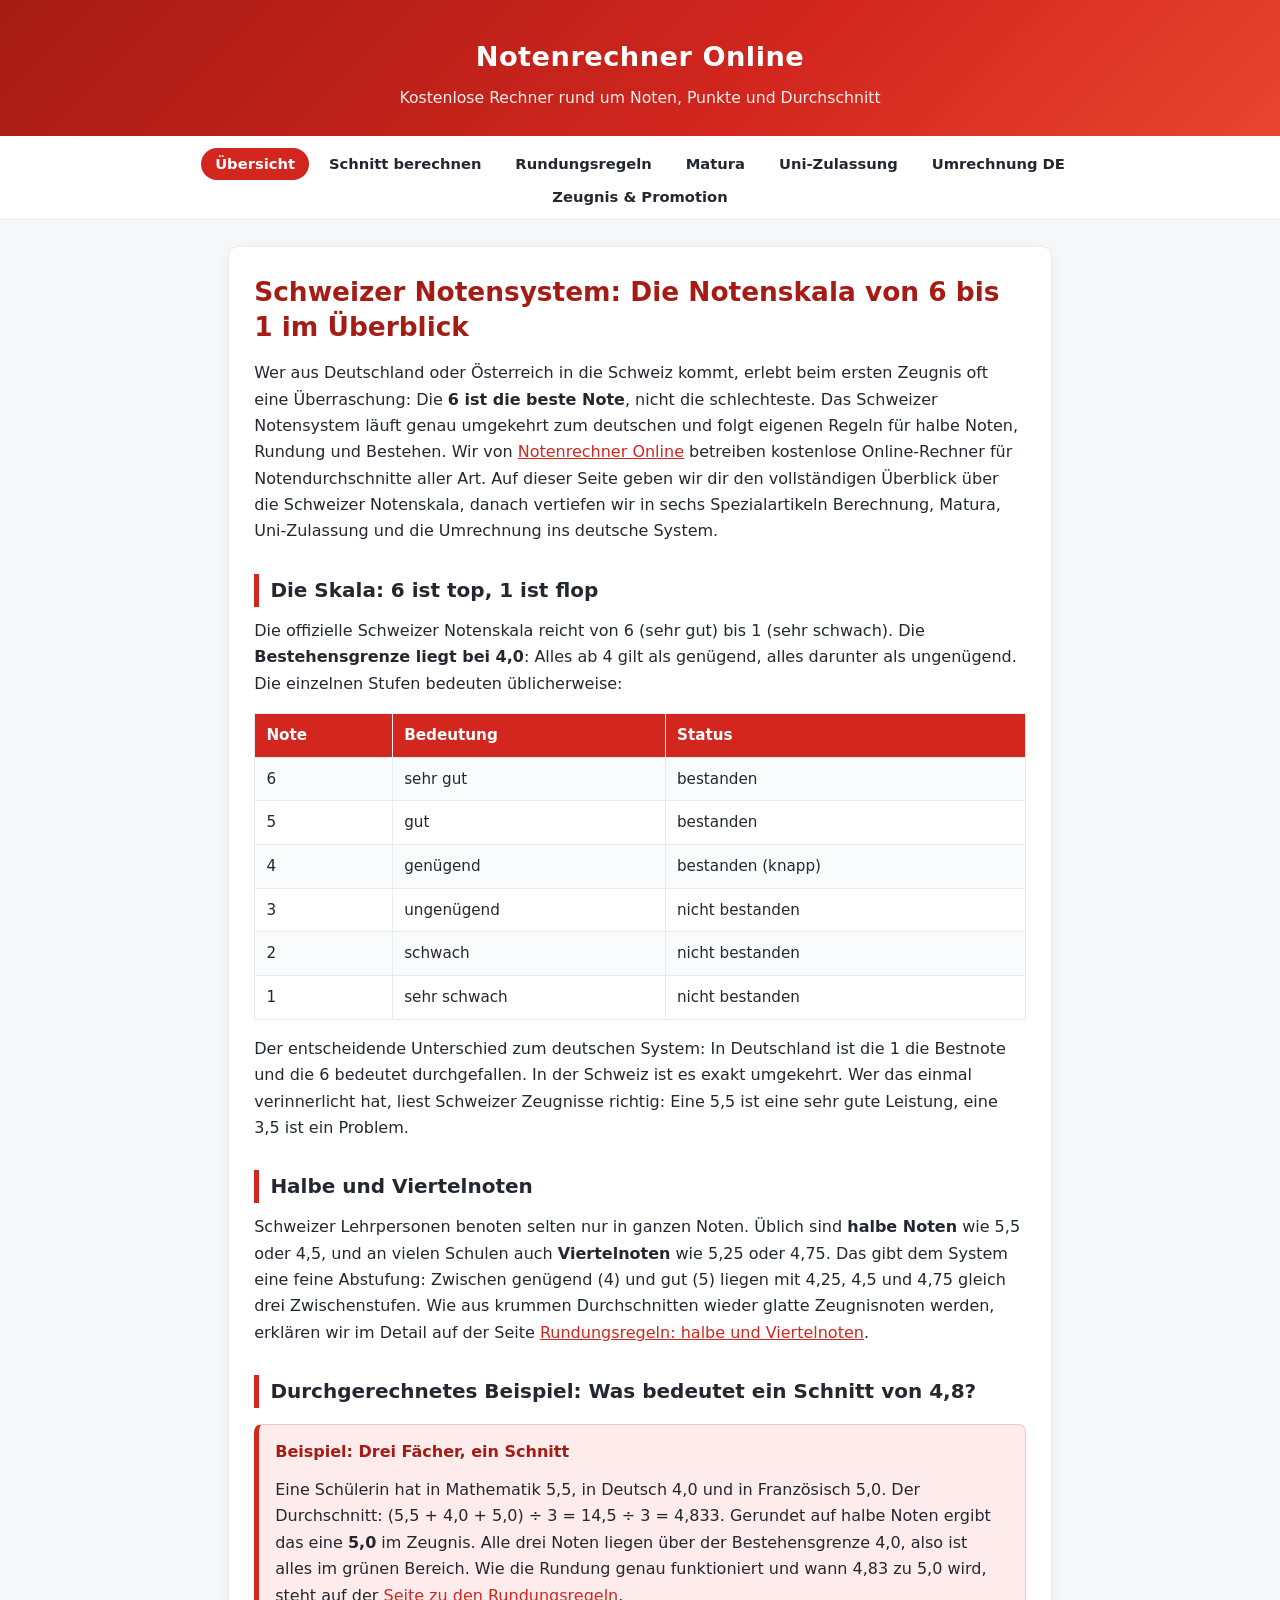
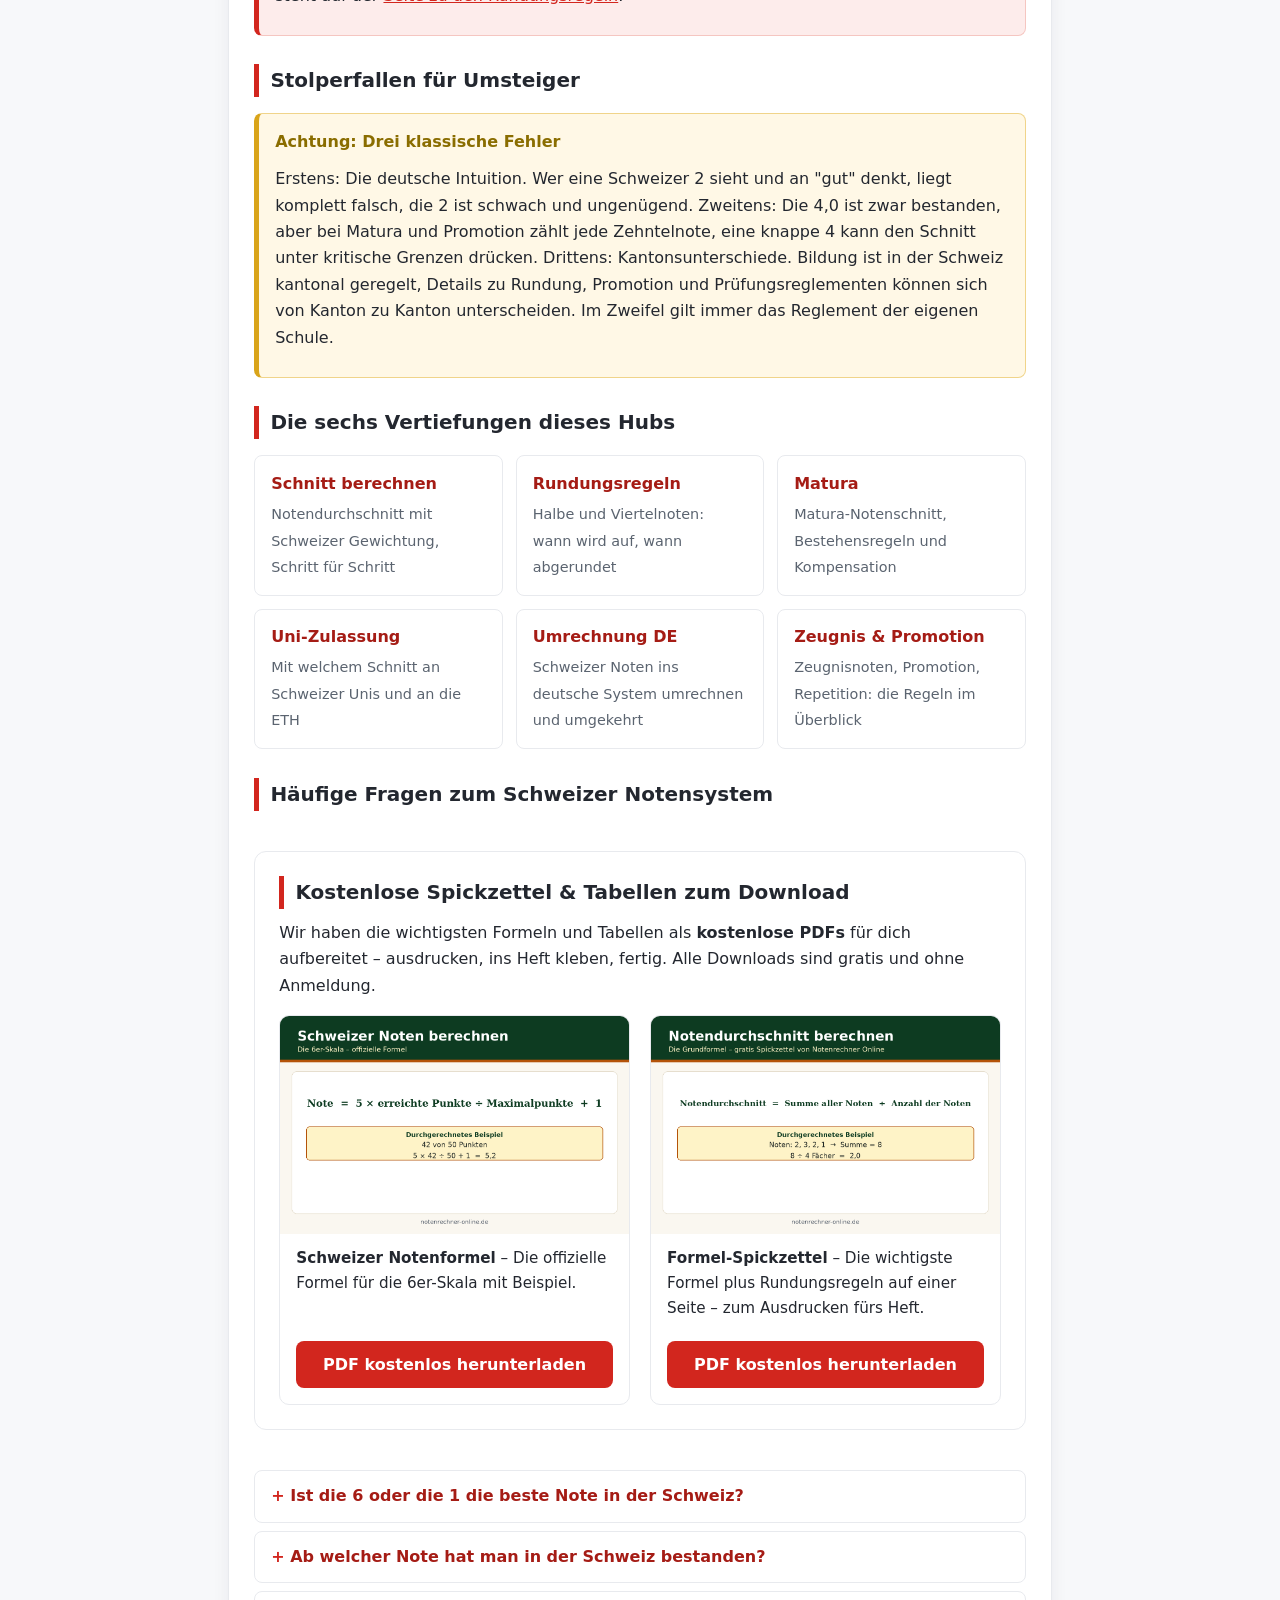
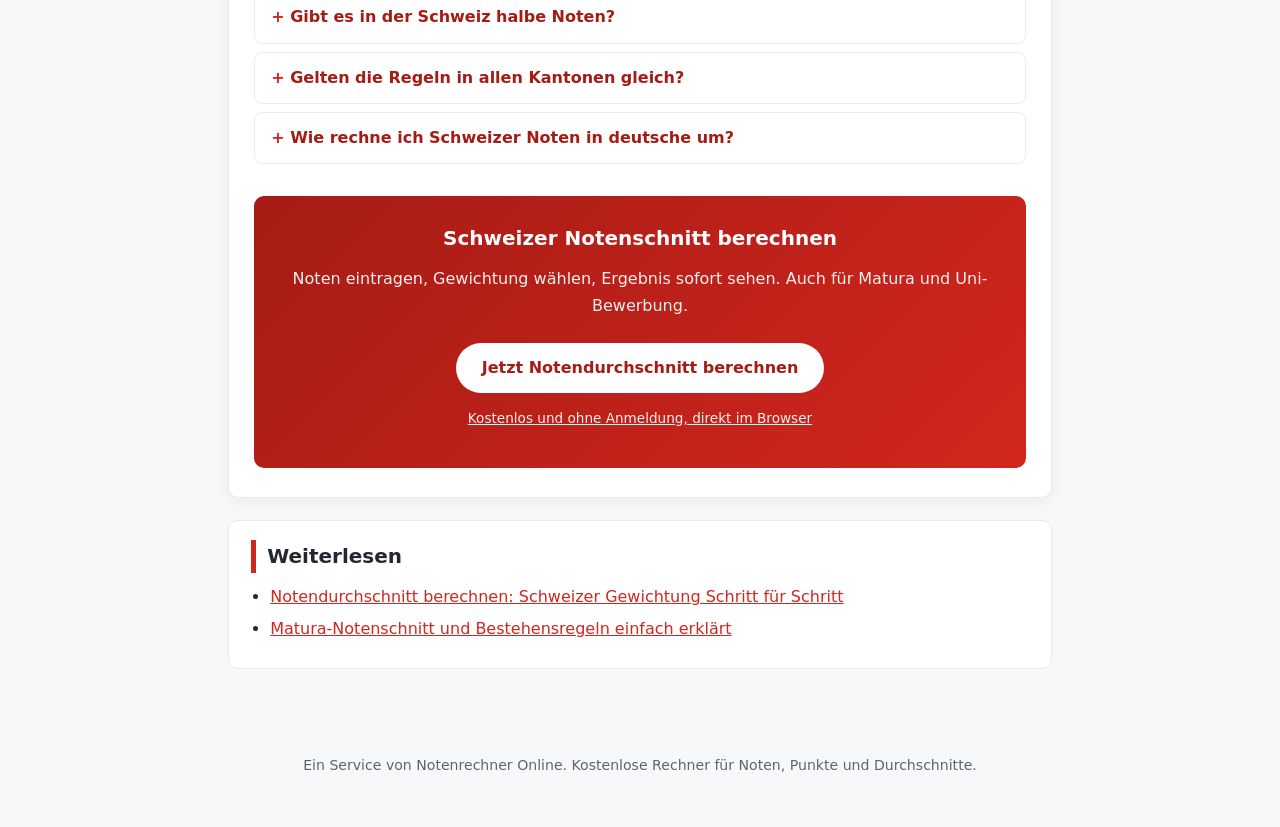
<file: index.html>
<!DOCTYPE html>
<html lang="de">
<head>
<meta charset="UTF-8">
<meta name="viewport" content="width=device-width, initial-scale=1.0">
<title>Schweizer Notensystem erklärt: Notenskala 6 bis 1, halbe Noten, Matura | Notenrechner Online</title>
<meta name="description" content="Das Schweizer Notensystem einfach erklärt: Warum 6 die beste Note ist, was halbe und Viertelnoten bedeuten und wie du deinen Schnitt berechnest. Mit Beispielen und FAQ.">
<link rel="stylesheet" href="style.css">
</head>
<body>
<header class="site">
<div class="brand">Notenrechner Online</div>
<div class="tagline">Kostenlose Rechner rund um Noten, Punkte und Durchschnitt</div>
</header>
<nav class="top">
<ul>
<li><a href="index.html" class="active">Übersicht</a></li>
<li><a href="notendurchschnitt-berechnen.html">Schnitt berechnen</a></li>
<li><a href="runden.html">Rundungsregeln</a></li>
<li><a href="matura.html">Matura</a></li>
<li><a href="uni-zulassung.html">Uni-Zulassung</a></li>
<li><a href="umrechnung-deutschland.html">Umrechnung DE</a></li>
<li><a href="zeugnis.html">Zeugnis &amp; Promotion</a></li>
</ul>
</nav>
<main>
<article class="card">
<h1>Schweizer Notensystem: Die Notenskala von 6 bis 1 im Überblick</h1>
<p>Wer aus Deutschland oder Österreich in die Schweiz kommt, erlebt beim ersten Zeugnis oft eine Überraschung: Die <strong>6 ist die beste Note</strong>, nicht die schlechteste. Das Schweizer Notensystem läuft genau umgekehrt zum deutschen und folgt eigenen Regeln für halbe Noten, Rundung und Bestehen. Wir von <a href="https://notenrechner-online.de/">Notenrechner Online</a> betreiben kostenlose Online-Rechner für Notendurchschnitte aller Art. Auf dieser Seite geben wir dir den vollständigen Überblick über die Schweizer Notenskala, danach vertiefen wir in sechs Spezialartikeln Berechnung, Matura, Uni-Zulassung und die Umrechnung ins deutsche System.</p>

<h2>Die Skala: 6 ist top, 1 ist flop</h2>
<p>Die offizielle Schweizer Notenskala reicht von 6 (sehr gut) bis 1 (sehr schwach). Die <strong>Bestehensgrenze liegt bei 4,0</strong>: Alles ab 4 gilt als genügend, alles darunter als ungenügend. Die einzelnen Stufen bedeuten üblicherweise:</p>
<table>
<tr><th>Note</th><th>Bedeutung</th><th>Status</th></tr>
<tr><td>6</td><td>sehr gut</td><td>bestanden</td></tr>
<tr><td>5</td><td>gut</td><td>bestanden</td></tr>
<tr><td>4</td><td>genügend</td><td>bestanden (knapp)</td></tr>
<tr><td>3</td><td>ungenügend</td><td>nicht bestanden</td></tr>
<tr><td>2</td><td>schwach</td><td>nicht bestanden</td></tr>
<tr><td>1</td><td>sehr schwach</td><td>nicht bestanden</td></tr>
</table>
<p>Der entscheidende Unterschied zum deutschen System: In Deutschland ist die 1 die Bestnote und die 6 bedeutet durchgefallen. In der Schweiz ist es exakt umgekehrt. Wer das einmal verinnerlicht hat, liest Schweizer Zeugnisse richtig: Eine 5,5 ist eine sehr gute Leistung, eine 3,5 ist ein Problem.</p>

<h2>Halbe und Viertelnoten</h2>
<p>Schweizer Lehrpersonen benoten selten nur in ganzen Noten. Üblich sind <strong>halbe Noten</strong> wie 5,5 oder 4,5, und an vielen Schulen auch <strong>Viertelnoten</strong> wie 5,25 oder 4,75. Das gibt dem System eine feine Abstufung: Zwischen genügend (4) und gut (5) liegen mit 4,25, 4,5 und 4,75 gleich drei Zwischenstufen. Wie aus krummen Durchschnitten wieder glatte Zeugnisnoten werden, erklären wir im Detail auf der Seite <a href="runden.html">Rundungsregeln: halbe und Viertelnoten</a>.</p>

<h2>Durchgerechnetes Beispiel: Was bedeutet ein Schnitt von 4,8?</h2>
<div class="example">
<strong class="t">Beispiel: Drei Fächer, ein Schnitt</strong>
<p>Eine Schülerin hat in Mathematik 5,5, in Deutsch 4,0 und in Französisch 5,0. Der Durchschnitt: (5,5 + 4,0 + 5,0) ÷ 3 = 14,5 ÷ 3 = 4,833. Gerundet auf halbe Noten ergibt das eine <strong>5,0</strong> im Zeugnis. Alle drei Noten liegen über der Bestehensgrenze 4,0, also ist alles im grünen Bereich. Wie die Rundung genau funktioniert und wann 4,83 zu 5,0 wird, steht auf der <a href="runden.html">Seite zu den Rundungsregeln</a>.</p>
</div>

<h2>Stolperfallen für Umsteiger</h2>
<div class="warn">
<strong class="t">Achtung: Drei klassische Fehler</strong>
<p>Erstens: Die deutsche Intuition. Wer eine Schweizer 2 sieht und an "gut" denkt, liegt komplett falsch, die 2 ist schwach und ungenügend. Zweitens: Die 4,0 ist zwar bestanden, aber bei Matura und Promotion zählt jede Zehntelnote, eine knappe 4 kann den Schnitt unter kritische Grenzen drücken. Drittens: Kantonsunterschiede. Bildung ist in der Schweiz kantonal geregelt, Details zu Rundung, Promotion und Prüfungsreglementen können sich von Kanton zu Kanton unterscheiden. Im Zweifel gilt immer das Reglement der eigenen Schule.</p>
</div>

<h2>Die sechs Vertiefungen dieses Hubs</h2>
<div class="topics">
<a href="notendurchschnitt-berechnen.html"><strong>Schnitt berechnen</strong><span>Notendurchschnitt mit Schweizer Gewichtung, Schritt für Schritt</span></a>
<a href="runden.html"><strong>Rundungsregeln</strong><span>Halbe und Viertelnoten: wann wird auf, wann abgerundet</span></a>
<a href="matura.html"><strong>Matura</strong><span>Matura-Notenschnitt, Bestehensregeln und Kompensation</span></a>
<a href="uni-zulassung.html"><strong>Uni-Zulassung</strong><span>Mit welchem Schnitt an Schweizer Unis und an die ETH</span></a>
<a href="umrechnung-deutschland.html"><strong>Umrechnung DE</strong><span>Schweizer Noten ins deutsche System umrechnen und umgekehrt</span></a>
<a href="zeugnis.html"><strong>Zeugnis &amp; Promotion</strong><span>Zeugnisnoten, Promotion, Repetition: die Regeln im Überblick</span></a>
</div>

<h2>Häufige Fragen zum Schweizer Notensystem</h2>
<section class="ressourcen" aria-label="Kostenlose Downloads">
<h2>Kostenlose Spickzettel &amp; Tabellen zum Download</h2>
<p>Wir haben die wichtigsten Formeln und Tabellen als <strong>kostenlose PDFs</strong> für dich aufbereitet – ausdrucken, ins Heft kleben, fertig. Alle Downloads sind gratis und ohne Anmeldung.</p>
<div class="resource-grid">
<figure class="resource">
<a href="assets/notendurchschnitt-formel-spickzettel.pdf" download><img src="assets/schweizer-notenformel-6er-skala.png" alt="Schweizer Notenformel für die 6er-Skala: Note gleich 5 mal erreichte Punkte geteilt durch Maximalpunkte plus 1, mit Beispiel" loading="lazy" width="1200" height="750"></a>
<figcaption><strong>Schweizer Notenformel</strong> – Die offizielle Formel für die 6er-Skala mit Beispiel.</figcaption>
<a class="download-btn" href="assets/notendurchschnitt-formel-spickzettel.pdf" download>PDF kostenlos herunterladen</a>
</figure>
<figure class="resource">
<a href="assets/notendurchschnitt-formel-spickzettel.pdf" download><img src="assets/notendurchschnitt-formel-berechnen.png" alt="Formel zur Berechnung des Notendurchschnitts: Summe aller Noten geteilt durch die Anzahl der Noten, mit durchgerechnetem Beispiel" loading="lazy" width="1200" height="750"></a>
<figcaption><strong>Formel-Spickzettel</strong> – Die wichtigste Formel plus Rundungsregeln auf einer Seite – zum Ausdrucken fürs Heft.</figcaption>
<a class="download-btn" href="assets/notendurchschnitt-formel-spickzettel.pdf" download>PDF kostenlos herunterladen</a>
</figure>
</div>
</section>
<div class="faq">
<details>
<summary>Ist die 6 oder die 1 die beste Note in der Schweiz?</summary>
<div><p>Die <strong>6 ist die beste Note</strong>, die 1 die schlechteste. Die Skala läuft von 6 (sehr gut) über 5 (gut) und 4 (genügend) bis 3 (ungenügend), 2 (schwach) und 1 (sehr schwach). Genau umgekehrt zum deutschen System.</p></div>
</details>
<details>
<summary>Ab welcher Note hat man in der Schweiz bestanden?</summary>
<div><p>Die Bestehensgrenze liegt bei <strong>4,0</strong>. Alle Noten ab 4,0 gelten als genügend, alles darunter als ungenügend. Bei Durchschnitten und Prüfungen wie der Matura gelten zusätzlich Kompensationsregeln.</p></div>
</details>
<details>
<summary>Gibt es in der Schweiz halbe Noten?</summary>
<div><p>Ja, halbe Noten wie 5,5 oder 4,5 sind Standard. Viele Schulen verwenden zusätzlich <strong>Viertelnoten</strong> (zum Beispiel 5,25 oder 4,75). Krumme Durchschnitte werden je nach Schulreglement auf halbe oder Viertelnoten gerundet.</p></div>
</details>
<details>
<summary>Gelten die Regeln in allen Kantonen gleich?</summary>
<div><p>Die Notenskala 6 bis 1 gilt in der ganzen Schweiz. Details wie Rundungsregeln, Promotionsbedingungen und Prüfungsreglemente sind jedoch <strong>kantonal und schulisch</strong> geregelt und können variieren. Massgeblich ist immer das Reglement der eigenen Schule.</p></div>
</details>
<details>
<summary>Wie rechne ich Schweizer Noten in deutsche um?</summary>
<div><p>Als grobe Orientierung gilt: deutsche Note = 7 minus Schweizer Note (eine Schweizer 5 entspricht also etwa einer deutschen 2). Es gibt aber <strong>keine offizielle Umrechnungsformel</strong>, Hochschulen verwenden teils eigene Verfahren. Details findest du auf unserer Seite <a href="umrechnung-deutschland.html">Umrechnung Schweizer zu deutsche Noten</a>.</p></div>
</details>
</div>

<div class="cta">
<h2>Schweizer Notenschnitt berechnen</h2>
<p>Noten eintragen, Gewichtung wählen, Ergebnis sofort sehen. Auch für Matura und Uni-Bewerbung.</p>
<a class="btn" href="https://notenrechner-online.de/">Jetzt Notendurchschnitt berechnen</a>
<p><a class="alt" href="https://notenrechner-online.de/">Kostenlos und ohne Anmeldung, direkt im Browser</a></p>
</div>
</article>

<aside class="more">
<h2>Weiterlesen</h2>
<ul>
<li><a href="notendurchschnitt-berechnen.html">Notendurchschnitt berechnen: Schweizer Gewichtung Schritt für Schritt</a></li>
<li><a href="matura.html">Matura-Notenschnitt und Bestehensregeln einfach erklärt</a></li>
</ul>
</aside>
</main>
<footer class="site">
<p>Ein Service von Notenrechner Online. Kostenlose Rechner für Noten, Punkte und Durchschnitte.</p>
</footer>
</body>
</html>
</file>
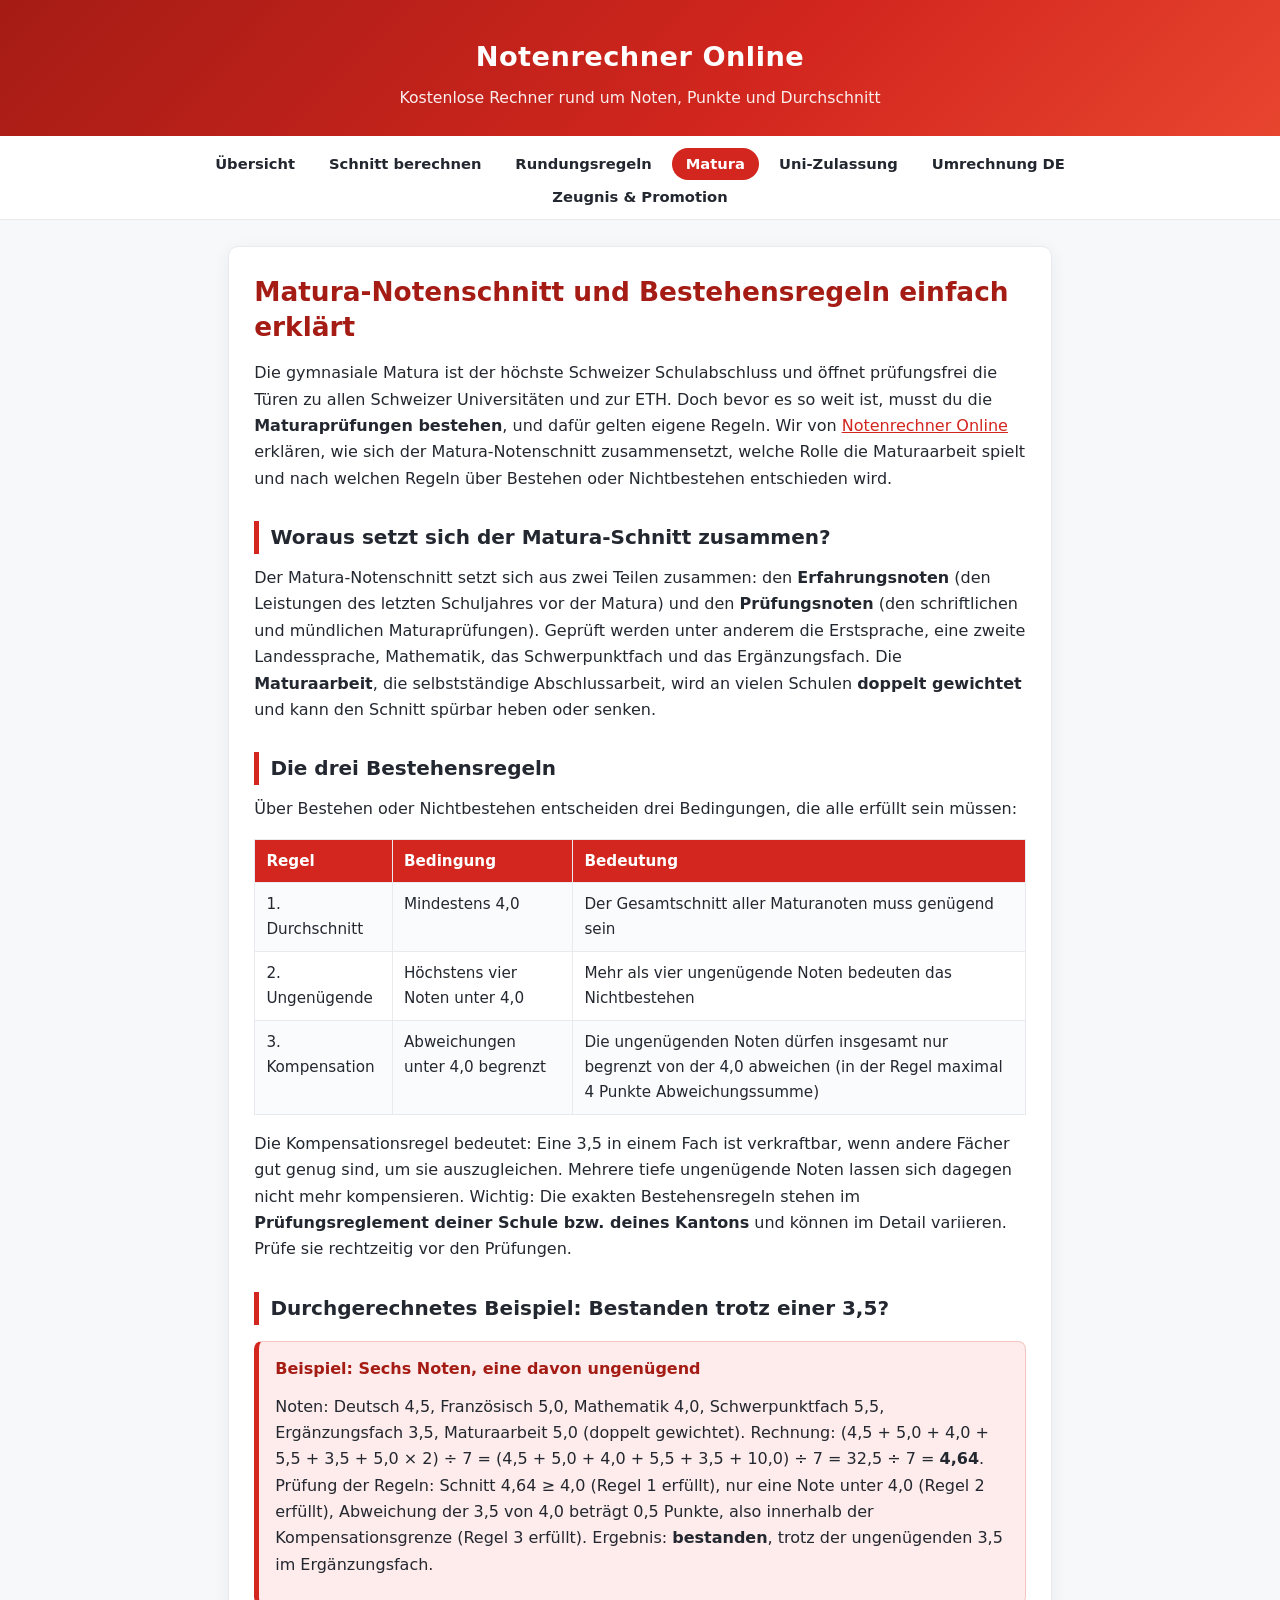
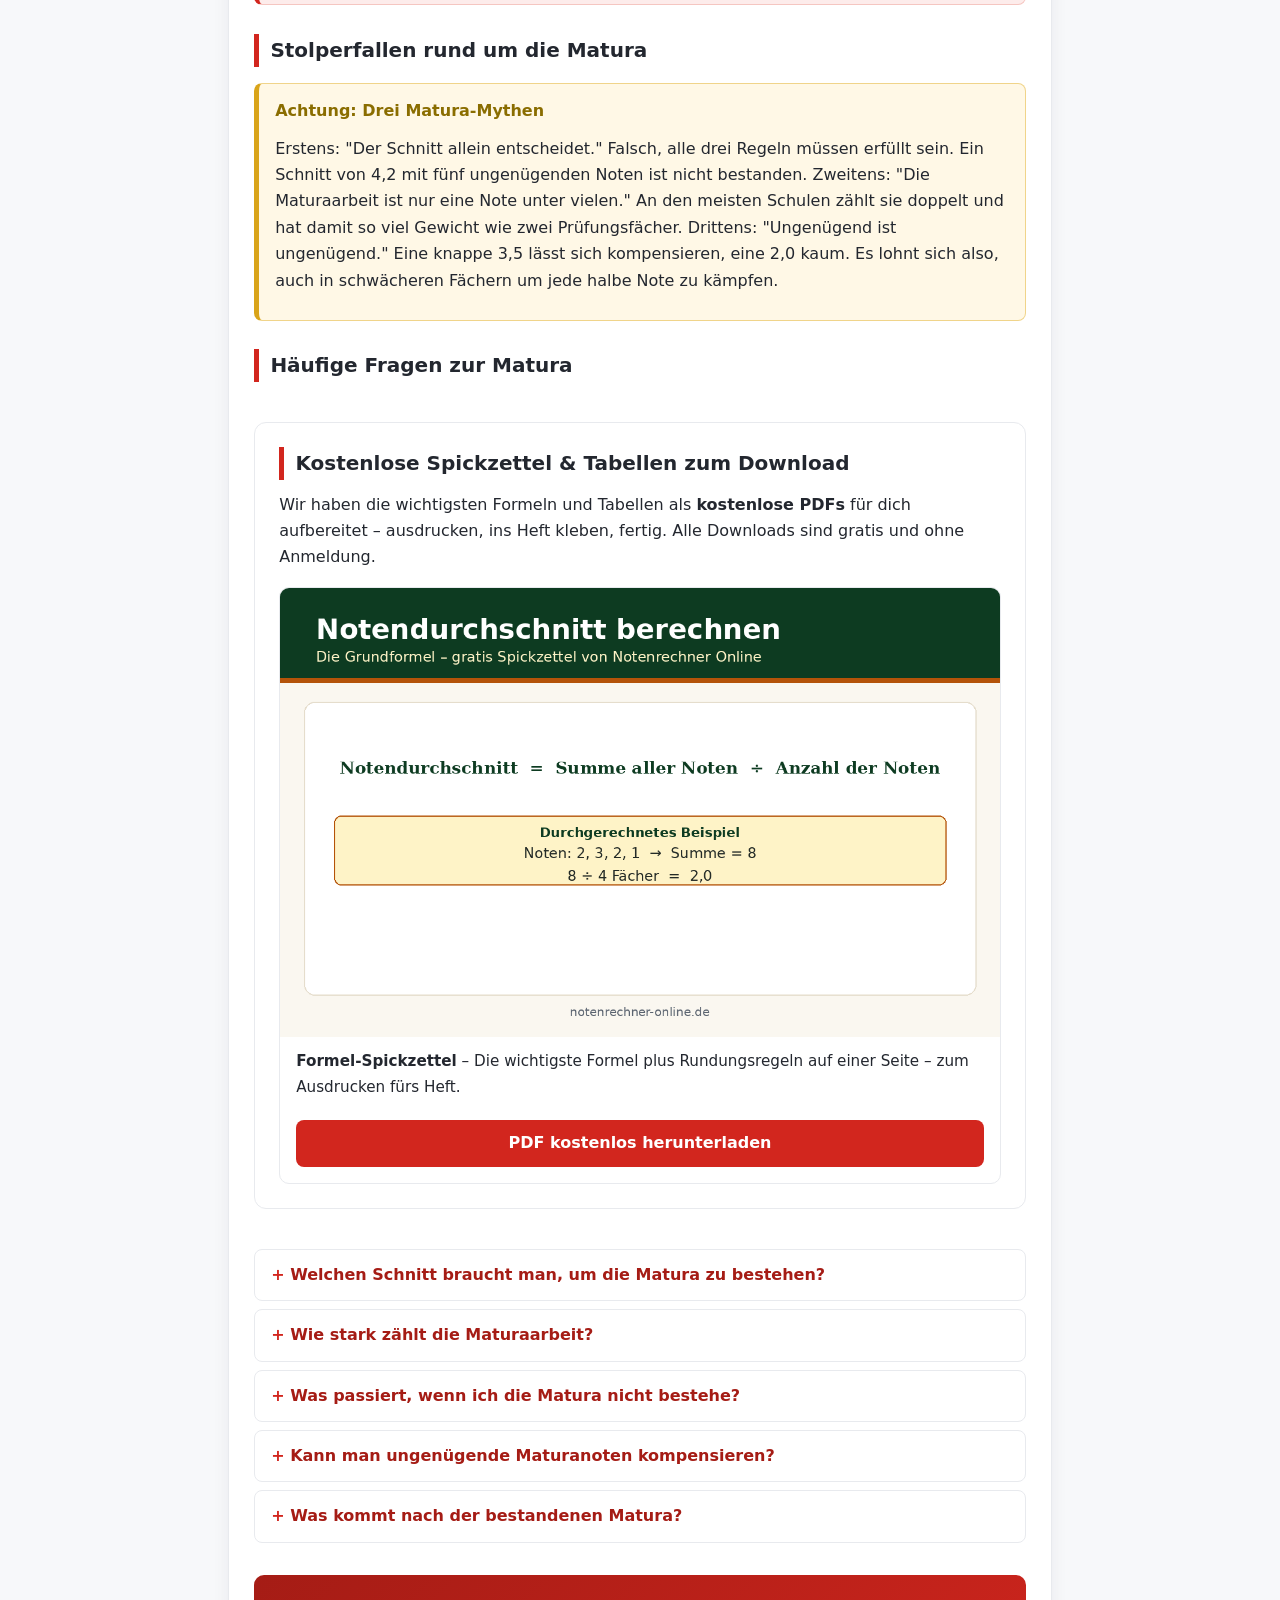
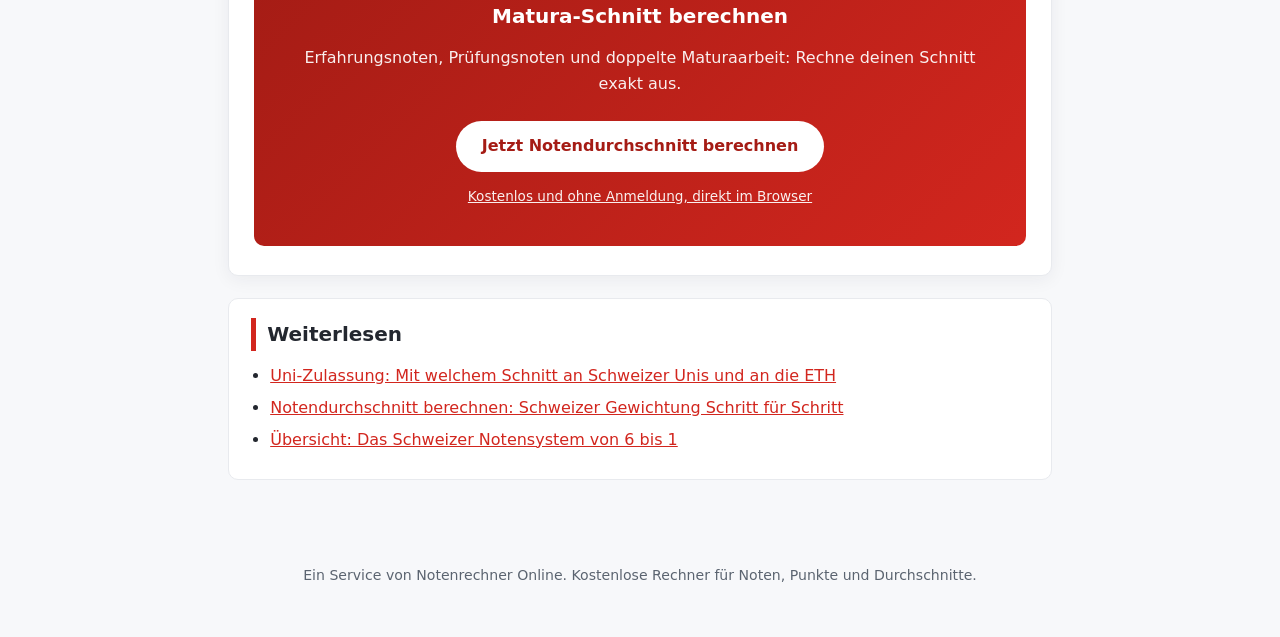
<file: matura.html>
<!DOCTYPE html>
<html lang="de">
<head>
<meta charset="UTF-8">
<meta name="viewport" content="width=device-width, initial-scale=1.0">
<title>Matura-Notenschnitt &amp; Bestehensregeln: So bestehst du die Matura | Notenrechner Online</title>
<meta name="description" content="Matura bestanden oder nicht? Wir erklären Matura-Notenschnitt, doppelte Maturaarbeit, Kompensationsregeln und die Bestehensgrenzen. Mit durchgerechnetem Beispiel.">
<link rel="stylesheet" href="style.css">
</head>
<body>
<header class="site">
<div class="brand">Notenrechner Online</div>
<div class="tagline">Kostenlose Rechner rund um Noten, Punkte und Durchschnitt</div>
</header>
<nav class="top">
<ul>
<li><a href="index.html">Übersicht</a></li>
<li><a href="notendurchschnitt-berechnen.html">Schnitt berechnen</a></li>
<li><a href="runden.html">Rundungsregeln</a></li>
<li><a href="matura.html" class="active">Matura</a></li>
<li><a href="uni-zulassung.html">Uni-Zulassung</a></li>
<li><a href="umrechnung-deutschland.html">Umrechnung DE</a></li>
<li><a href="zeugnis.html">Zeugnis &amp; Promotion</a></li>
</ul>
</nav>
<main>
<article class="card">
<h1>Matura-Notenschnitt und Bestehensregeln einfach erklärt</h1>
<p>Die gymnasiale Matura ist der höchste Schweizer Schulabschluss und öffnet prüfungsfrei die Türen zu allen Schweizer Universitäten und zur ETH. Doch bevor es so weit ist, musst du die <strong>Maturaprüfungen bestehen</strong>, und dafür gelten eigene Regeln. Wir von <a href="https://notenrechner-online.de/">Notenrechner Online</a> erklären, wie sich der Matura-Notenschnitt zusammensetzt, welche Rolle die Maturaarbeit spielt und nach welchen Regeln über Bestehen oder Nichtbestehen entschieden wird.</p>

<h2>Woraus setzt sich der Matura-Schnitt zusammen?</h2>
<p>Der Matura-Notenschnitt setzt sich aus zwei Teilen zusammen: den <strong>Erfahrungsnoten</strong> (den Leistungen des letzten Schuljahres vor der Matura) und den <strong>Prüfungsnoten</strong> (den schriftlichen und mündlichen Maturaprüfungen). Geprüft werden unter anderem die Erstsprache, eine zweite Landessprache, Mathematik, das Schwerpunktfach und das Ergänzungsfach. Die <strong>Maturaarbeit</strong>, die selbstständige Abschlussarbeit, wird an vielen Schulen <strong>doppelt gewichtet</strong> und kann den Schnitt spürbar heben oder senken.</p>

<h2>Die drei Bestehensregeln</h2>
<p>Über Bestehen oder Nichtbestehen entscheiden drei Bedingungen, die alle erfüllt sein müssen:</p>
<table>
<tr><th>Regel</th><th>Bedingung</th><th>Bedeutung</th></tr>
<tr><td>1. Durchschnitt</td><td>Mindestens 4,0</td><td>Der Gesamt­schnitt aller Maturanoten muss genügend sein</td></tr>
<tr><td>2. Ungenügende</td><td>Höchstens vier Noten unter 4,0</td><td>Mehr als vier ungenügende Noten bedeuten das Nichtbestehen</td></tr>
<tr><td>3. Kompensation</td><td>Abweichungen unter 4,0 begrenzt</td><td>Die ungenügenden Noten dürfen insgesamt nur begrenzt von der 4,0 abweichen (in der Regel maximal 4 Punkte Abweichungssumme)</td></tr>
</table>
<p>Die Kompensationsregel bedeutet: Eine 3,5 in einem Fach ist verkraftbar, wenn andere Fächer gut genug sind, um sie auszugleichen. Mehrere tiefe ungenügende Noten lassen sich dagegen nicht mehr kompensieren. Wichtig: Die exakten Bestehensregeln stehen im <strong>Prüfungsreglement deiner Schule bzw. deines Kantons</strong> und können im Detail variieren. Prüfe sie rechtzeitig vor den Prüfungen.</p>

<h2>Durchgerechnetes Beispiel: Bestanden trotz einer 3,5?</h2>
<div class="example">
<strong class="t">Beispiel: Sechs Noten, eine davon ungenügend</strong>
<p>Noten: Deutsch 4,5, Französisch 5,0, Mathematik 4,0, Schwerpunktfach 5,5, Ergänzungsfach 3,5, Maturaarbeit 5,0 (doppelt gewichtet). Rechnung: (4,5 + 5,0 + 4,0 + 5,5 + 3,5 + 5,0 × 2) ÷ 7 = (4,5 + 5,0 + 4,0 + 5,5 + 3,5 + 10,0) ÷ 7 = 32,5 ÷ 7 = <strong>4,64</strong>. Prüfung der Regeln: Schnitt 4,64 ≥ 4,0 (Regel 1 erfüllt), nur eine Note unter 4,0 (Regel 2 erfüllt), Abweichung der 3,5 von 4,0 beträgt 0,5 Punkte, also innerhalb der Kompensationsgrenze (Regel 3 erfüllt). Ergebnis: <strong>bestanden</strong>, trotz der ungenügenden 3,5 im Ergänzungsfach.</p>
</div>

<h2>Stolperfallen rund um die Matura</h2>
<div class="warn">
<strong class="t">Achtung: Drei Matura-Mythen</strong>
<p>Erstens: "Der Schnitt allein entscheidet." Falsch, alle drei Regeln müssen erfüllt sein. Ein Schnitt von 4,2 mit fünf ungenügenden Noten ist nicht bestanden. Zweitens: "Die Maturaarbeit ist nur eine Note unter vielen." An den meisten Schulen zählt sie doppelt und hat damit so viel Gewicht wie zwei Prüfungsfächer. Drittens: "Ungenügend ist ungenügend." Eine knappe 3,5 lässt sich kompensieren, eine 2,0 kaum. Es lohnt sich also, auch in schwächeren Fächern um jede halbe Note zu kämpfen.</p>
</div>

<h2>Häufige Fragen zur Matura</h2>
<section class="ressourcen" aria-label="Kostenlose Downloads">
<h2>Kostenlose Spickzettel &amp; Tabellen zum Download</h2>
<p>Wir haben die wichtigsten Formeln und Tabellen als <strong>kostenlose PDFs</strong> für dich aufbereitet – ausdrucken, ins Heft kleben, fertig. Alle Downloads sind gratis und ohne Anmeldung.</p>
<div class="resource-grid">
<figure class="resource">
<a href="assets/notendurchschnitt-formel-spickzettel.pdf" download><img src="assets/notendurchschnitt-formel-berechnen.png" alt="Formel zur Berechnung des Notendurchschnitts: Summe aller Noten geteilt durch die Anzahl der Noten, mit durchgerechnetem Beispiel" loading="lazy" width="1200" height="750"></a>
<figcaption><strong>Formel-Spickzettel</strong> – Die wichtigste Formel plus Rundungsregeln auf einer Seite – zum Ausdrucken fürs Heft.</figcaption>
<a class="download-btn" href="assets/notendurchschnitt-formel-spickzettel.pdf" download>PDF kostenlos herunterladen</a>
</figure>
</div>
</section>
<div class="faq">
<details>
<summary>Welchen Schnitt braucht man, um die Matura zu bestehen?</summary>
<div><p>Der Gesamtschnitt aller Maturanoten muss mindestens <strong>4,0</strong> betragen. Zusätzlich dürfen höchstens vier Noten ungenügend sein, und die Abweichungen unter 4,0 müssen innerhalb der Kompensationsgrenze bleiben.</p></div>
</details>
<details>
<summary>Wie stark zählt die Maturaarbeit?</summary>
<div><p>An vielen Schulen wird die Maturaarbeit <strong>doppelt gewichtet</strong>. Eine gute Maturaarbeit kann den Schnitt deutlich heben, eine schwache ihn ebenso deutlich senken. Die genaue Gewichtung steht im Reglement deiner Schule.</p></div>
</details>
<details>
<summary>Was passiert, wenn ich die Matura nicht bestehe?</summary>
<div><p>Je nach Kanton und Schule gibt es die Möglichkeit einer <strong>Wiederholung</strong> der nicht bestandenen Prüfungen oder des ganzen Maturajahres. Die genauen Bedingungen stehen im Prüfungsreglement. Sprich frühzeitig mit deiner Schule, wenn es knapp wird.</p></div>
</details>
<details>
<summary>Kann man ungenügende Maturanoten kompensieren?</summary>
<div><p>Ja, in Grenzen: Höchstens vier Noten dürfen unter 4,0 liegen, und die Summe ihrer Abweichungen von der 4,0 darf die Kompensationsgrenze (in der Regel 4 Punkte) nicht überschreiten. Gute Noten in anderen Fächern gleichen schwächere aus.</p></div>
</details>
<details>
<summary>Was kommt nach der bestandenen Matura?</summary>
<div><p>Die gymnasiale Matura berechtigt zum <strong>prüfungsfreien Zugang</strong> zu allen Schweizer Universitäten und zur ETH (Ausnahme: Studiengänge mit Eignungstest wie Medizin). Details dazu auf der Seite <a href="uni-zulassung.html">Uni-Zulassung mit Schweizer Schnitt</a>.</p></div>
</details>
</div>

<div class="cta">
<h2>Matura-Schnitt berechnen</h2>
<p>Erfahrungsnoten, Prüfungsnoten und doppelte Maturaarbeit: Rechne deinen Schnitt exakt aus.</p>
<a class="btn" href="https://notenrechner-online.de/">Jetzt Notendurchschnitt berechnen</a>
<p><a class="alt" href="https://notenrechner-online.de/">Kostenlos und ohne Anmeldung, direkt im Browser</a></p>
</div>
</article>

<aside class="more">
<h2>Weiterlesen</h2>
<ul>
<li><a href="uni-zulassung.html">Uni-Zulassung: Mit welchem Schnitt an Schweizer Unis und an die ETH</a></li>
<li><a href="notendurchschnitt-berechnen.html">Notendurchschnitt berechnen: Schweizer Gewichtung Schritt für Schritt</a></li>
<li><a href="index.html">Übersicht: Das Schweizer Notensystem von 6 bis 1</a></li>
</ul>
</aside>
</main>
<footer class="site">
<p>Ein Service von Notenrechner Online. Kostenlose Rechner für Noten, Punkte und Durchschnitte.</p>
</footer>
</body>
</html>
</file>
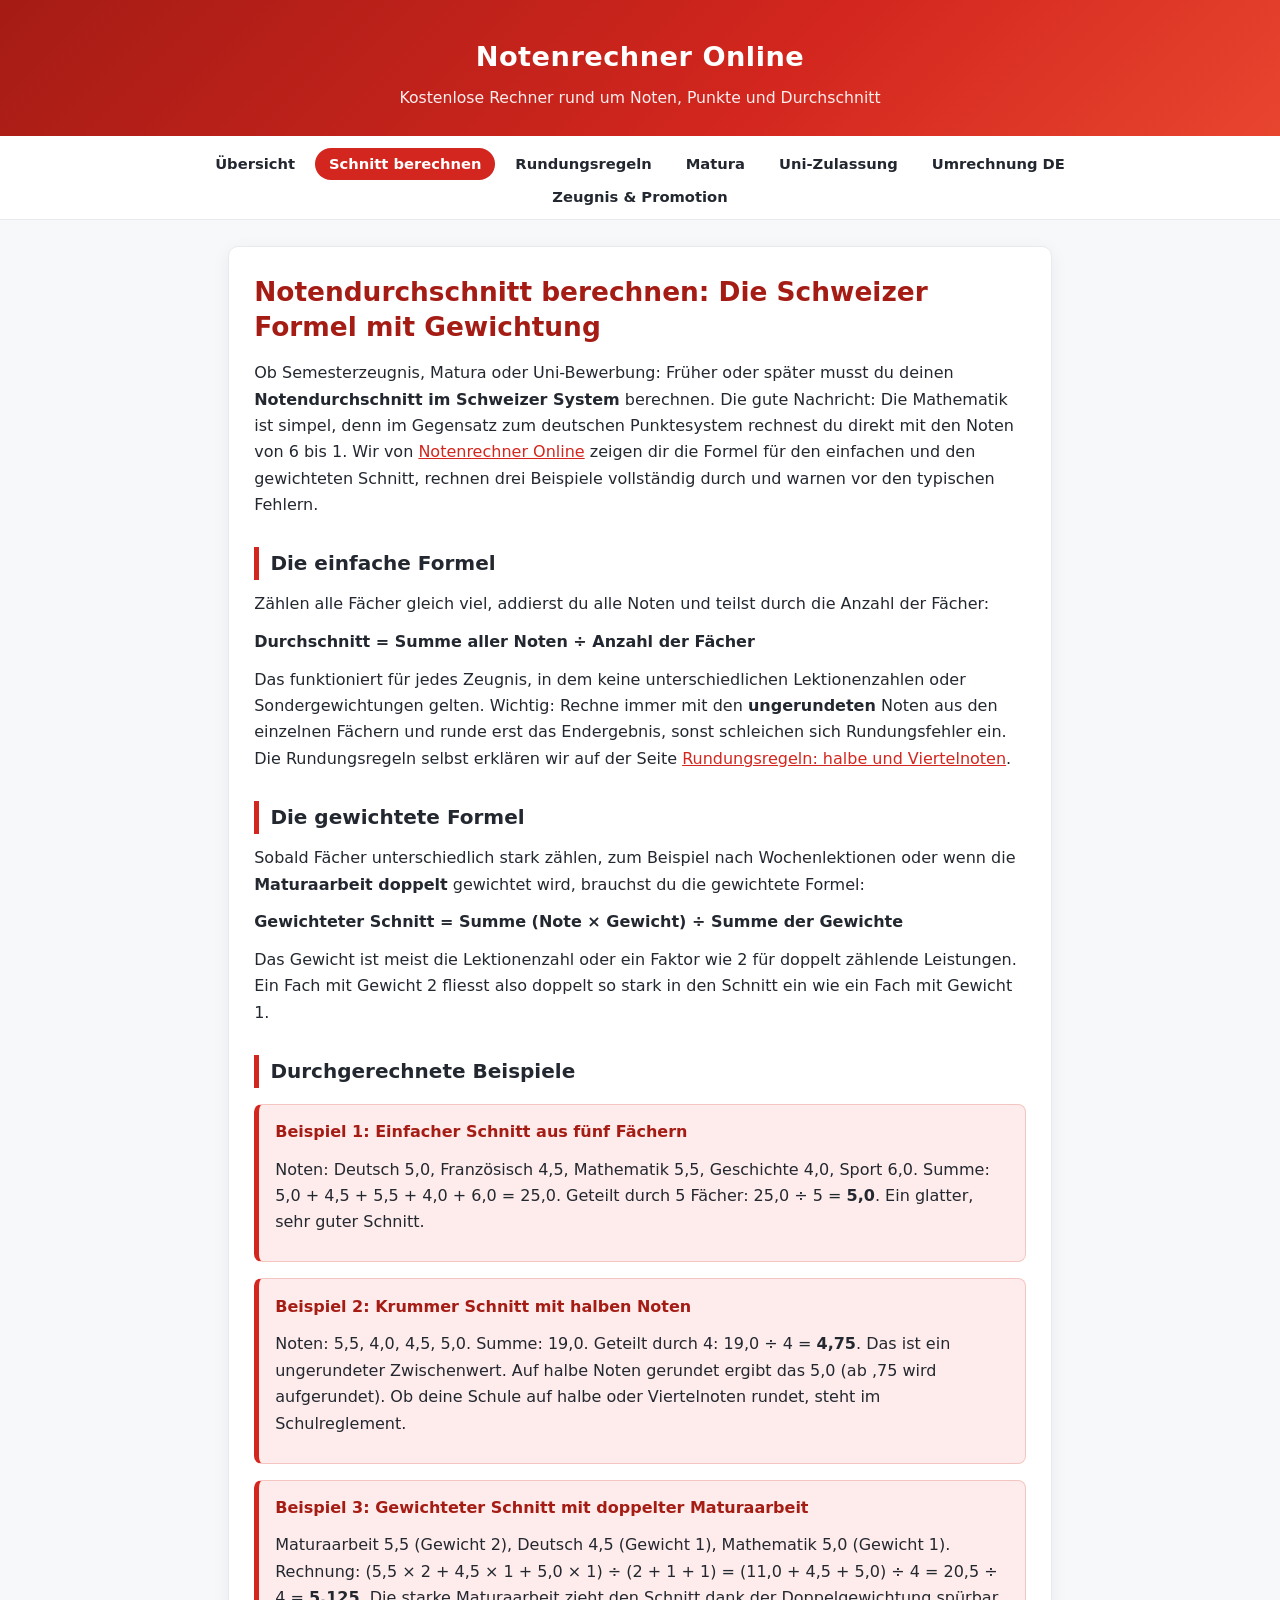
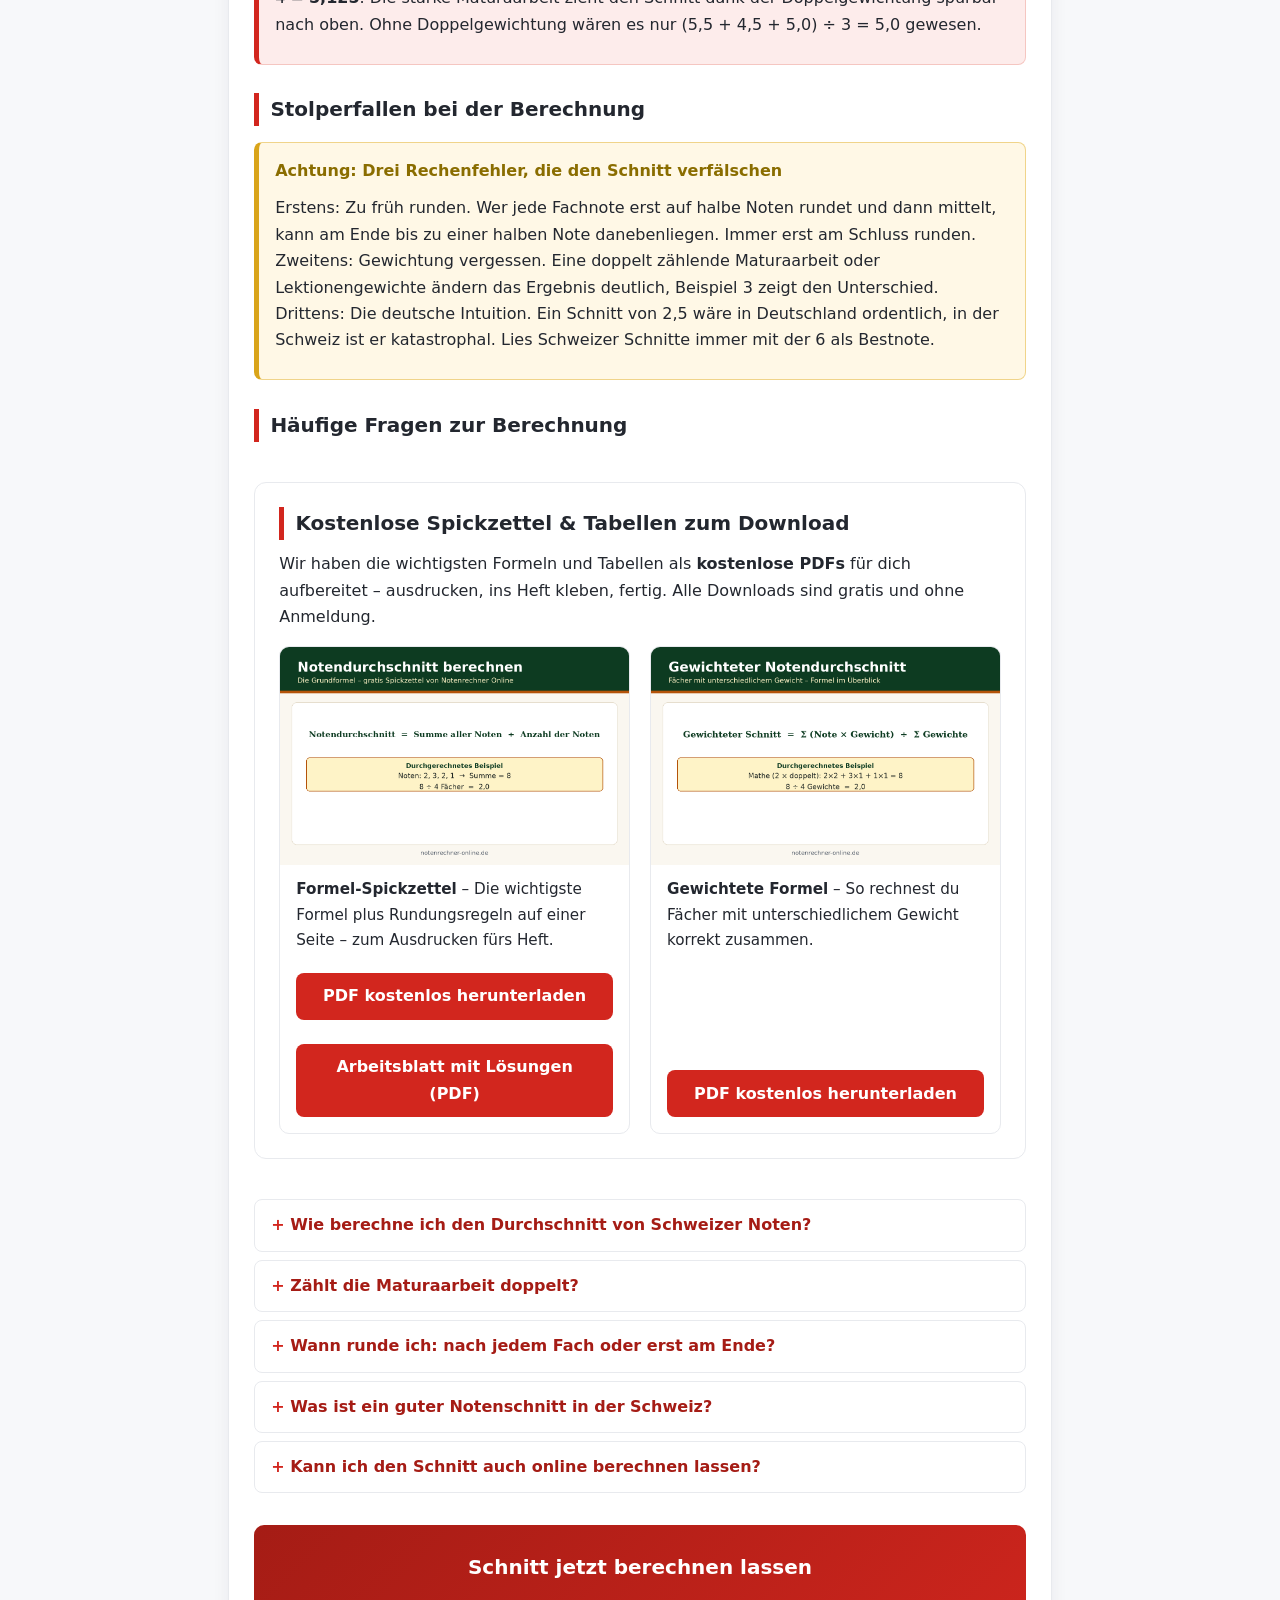
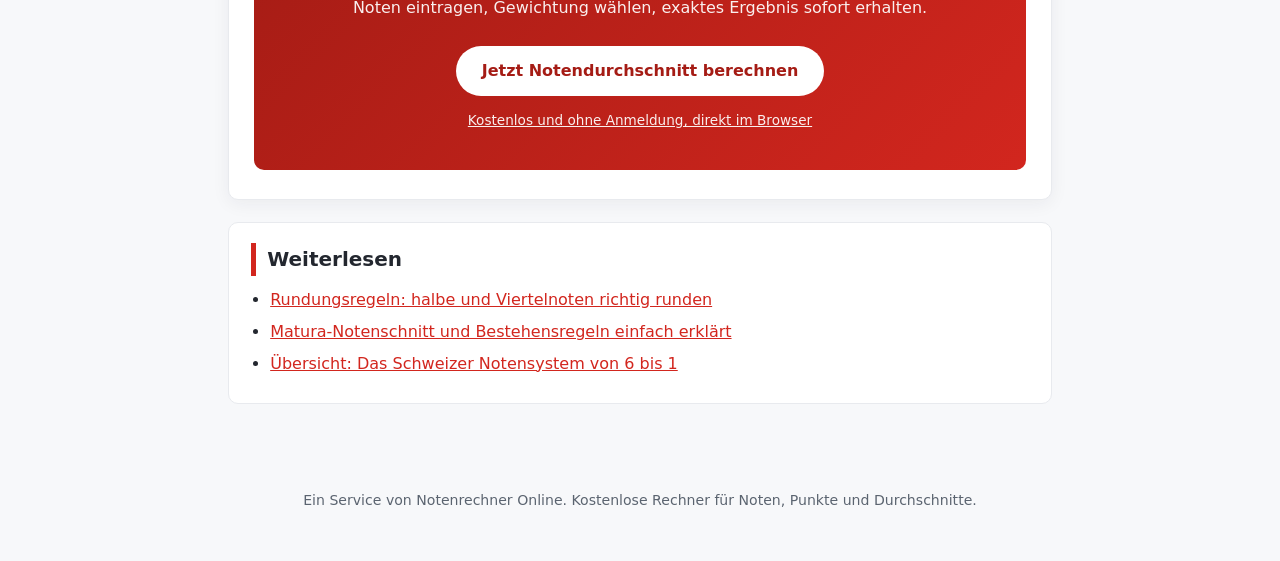
<file: notendurchschnitt-berechnen.html>
<!DOCTYPE html>
<html lang="de">
<head>
<meta charset="UTF-8">
<meta name="viewport" content="width=device-width, initial-scale=1.0">
<title>Notendurchschnitt berechnen (Schweiz): Formel, Gewichtung, Beispiele | Notenrechner Online</title>
<meta name="description" content="So berechnest du deinen Notendurchschnitt im Schweizer System (6 bis 1): einfache Formel, gewichtete Fächer und doppelte Maturaarbeit. Mit durchgerechneten Beispielen.">
<link rel="stylesheet" href="style.css">
</head>
<body>
<header class="site">
<div class="brand">Notenrechner Online</div>
<div class="tagline">Kostenlose Rechner rund um Noten, Punkte und Durchschnitt</div>
</header>
<nav class="top">
<ul>
<li><a href="index.html">Übersicht</a></li>
<li><a href="notendurchschnitt-berechnen.html" class="active">Schnitt berechnen</a></li>
<li><a href="runden.html">Rundungsregeln</a></li>
<li><a href="matura.html">Matura</a></li>
<li><a href="uni-zulassung.html">Uni-Zulassung</a></li>
<li><a href="umrechnung-deutschland.html">Umrechnung DE</a></li>
<li><a href="zeugnis.html">Zeugnis &amp; Promotion</a></li>
</ul>
</nav>
<main>
<article class="card">
<h1>Notendurchschnitt berechnen: Die Schweizer Formel mit Gewichtung</h1>
<p>Ob Semesterzeugnis, Matura oder Uni-Bewerbung: Früher oder später musst du deinen <strong>Notendurchschnitt im Schweizer System</strong> berechnen. Die gute Nachricht: Die Mathematik ist simpel, denn im Gegensatz zum deutschen Punktesystem rechnest du direkt mit den Noten von 6 bis 1. Wir von <a href="https://notenrechner-online.de/">Notenrechner Online</a> zeigen dir die Formel für den einfachen und den gewichteten Schnitt, rechnen drei Beispiele vollständig durch und warnen vor den typischen Fehlern.</p>

<h2>Die einfache Formel</h2>
<p>Zählen alle Fächer gleich viel, addierst du alle Noten und teilst durch die Anzahl der Fächer:</p>
<p><strong>Durchschnitt = Summe aller Noten ÷ Anzahl der Fächer</strong></p>
<p>Das funktioniert für jedes Zeugnis, in dem keine unterschiedlichen Lektionenzahlen oder Sondergewichtungen gelten. Wichtig: Rechne immer mit den <strong>ungerundeten</strong> Noten aus den einzelnen Fächern und runde erst das Endergebnis, sonst schleichen sich Rundungsfehler ein. Die Rundungsregeln selbst erklären wir auf der Seite <a href="runden.html">Rundungsregeln: halbe und Viertelnoten</a>.</p>

<h2>Die gewichtete Formel</h2>
<p>Sobald Fächer unterschiedlich stark zählen, zum Beispiel nach Wochenlektionen oder wenn die <strong>Maturaarbeit doppelt</strong> gewichtet wird, brauchst du die gewichtete Formel:</p>
<p><strong>Gewichteter Schnitt = Summe (Note × Gewicht) ÷ Summe der Gewichte</strong></p>
<p>Das Gewicht ist meist die Lektionenzahl oder ein Faktor wie 2 für doppelt zählende Leistungen. Ein Fach mit Gewicht 2 fliesst also doppelt so stark in den Schnitt ein wie ein Fach mit Gewicht 1.</p>

<h2>Durchgerechnete Beispiele</h2>
<div class="example">
<strong class="t">Beispiel 1: Einfacher Schnitt aus fünf Fächern</strong>
<p>Noten: Deutsch 5,0, Französisch 4,5, Mathematik 5,5, Geschichte 4,0, Sport 6,0. Summe: 5,0 + 4,5 + 5,5 + 4,0 + 6,0 = 25,0. Geteilt durch 5 Fächer: 25,0 ÷ 5 = <strong>5,0</strong>. Ein glatter, sehr guter Schnitt.</p>
</div>
<div class="example">
<strong class="t">Beispiel 2: Krummer Schnitt mit halben Noten</strong>
<p>Noten: 5,5, 4,0, 4,5, 5,0. Summe: 19,0. Geteilt durch 4: 19,0 ÷ 4 = <strong>4,75</strong>. Das ist ein ungerundeter Zwischenwert. Auf halbe Noten gerundet ergibt das 5,0 (ab ,75 wird aufgerundet). Ob deine Schule auf halbe oder Viertelnoten rundet, steht im Schulreglement.</p>
</div>
<div class="example">
<strong class="t">Beispiel 3: Gewichteter Schnitt mit doppelter Maturaarbeit</strong>
<p>Maturaarbeit 5,5 (Gewicht 2), Deutsch 4,5 (Gewicht 1), Mathematik 5,0 (Gewicht 1). Rechnung: (5,5 × 2 + 4,5 × 1 + 5,0 × 1) ÷ (2 + 1 + 1) = (11,0 + 4,5 + 5,0) ÷ 4 = 20,5 ÷ 4 = <strong>5,125</strong>. Die starke Maturaarbeit zieht den Schnitt dank der Doppelgewichtung spürbar nach oben. Ohne Doppelgewichtung wären es nur (5,5 + 4,5 + 5,0) ÷ 3 = 5,0 gewesen.</p>
</div>

<h2>Stolperfallen bei der Berechnung</h2>
<div class="warn">
<strong class="t">Achtung: Drei Rechenfehler, die den Schnitt verfälschen</strong>
<p>Erstens: Zu früh runden. Wer jede Fachnote erst auf halbe Noten rundet und dann mittelt, kann am Ende bis zu einer halben Note danebenliegen. Immer erst am Schluss runden. Zweitens: Gewichtung vergessen. Eine doppelt zählende Maturaarbeit oder Lektionengewichte ändern das Ergebnis deutlich, Beispiel 3 zeigt den Unterschied. Drittens: Die deutsche Intuition. Ein Schnitt von 2,5 wäre in Deutschland ordentlich, in der Schweiz ist er katastrophal. Lies Schweizer Schnitte immer mit der 6 als Bestnote.</p>
</div>

<h2>Häufige Fragen zur Berechnung</h2>
<section class="ressourcen" aria-label="Kostenlose Downloads">
<h2>Kostenlose Spickzettel &amp; Tabellen zum Download</h2>
<p>Wir haben die wichtigsten Formeln und Tabellen als <strong>kostenlose PDFs</strong> für dich aufbereitet – ausdrucken, ins Heft kleben, fertig. Alle Downloads sind gratis und ohne Anmeldung.</p>
<div class="resource-grid">
<figure class="resource">
<a href="assets/notendurchschnitt-formel-spickzettel.pdf" download><img src="assets/notendurchschnitt-formel-berechnen.png" alt="Formel zur Berechnung des Notendurchschnitts: Summe aller Noten geteilt durch die Anzahl der Noten, mit durchgerechnetem Beispiel" loading="lazy" width="1200" height="750"></a>
<figcaption><strong>Formel-Spickzettel</strong> – Die wichtigste Formel plus Rundungsregeln auf einer Seite – zum Ausdrucken fürs Heft.</figcaption>
<a class="download-btn" href="assets/notendurchschnitt-formel-spickzettel.pdf" download>PDF kostenlos herunterladen</a><a class="download-btn" href="assets/arbeitsblatt-notenschnitt-berechnen.pdf" download>Arbeitsblatt mit Lösungen (PDF)</a>
</figure>
<figure class="resource">
<a href="assets/notendurchschnitt-formel-spickzettel.pdf" download><img src="assets/gewichteter-notendurchschnitt-formel.png" alt="Formel für den gewichteten Notendurchschnitt: Summe aus Note mal Gewicht geteilt durch die Summe der Gewichte, mit Beispiel" loading="lazy" width="1200" height="750"></a>
<figcaption><strong>Gewichtete Formel</strong> – So rechnest du Fächer mit unterschiedlichem Gewicht korrekt zusammen.</figcaption>
<a class="download-btn" href="assets/notendurchschnitt-formel-spickzettel.pdf" download>PDF kostenlos herunterladen</a>
</figure>
</div>
</section>
<div class="faq">
<details>
<summary>Wie berechne ich den Durchschnitt von Schweizer Noten?</summary>
<div><p>Alle Noten addieren und durch die Anzahl der Fächer teilen. Bei unterschiedlicher Gewichtung (Lektionen, doppelte Maturaarbeit) jede Note mit ihrem Gewicht multiplizieren, die Produkte addieren und durch die Summe der Gewichte teilen.</p></div>
</details>
<details>
<summary>Zählt die Maturaarbeit doppelt?</summary>
<div><p>An vielen Schulen ja: Die Maturaarbeit wird mit dem <strong>Faktor 2</strong> in den Matura-Notenschnitt eingerechnet. Das ist aber nicht überall identisch geregelt, prüfe das Reglement deiner Schule. Mehr dazu auf der Seite <a href="matura.html">Matura-Notenschnitt und Bestehensregeln</a>.</p></div>
</details>
<details>
<summary>Wann runde ich: nach jedem Fach oder erst am Ende?</summary>
<div><p><strong>Erst am Ende.</strong> Rechne mit den exakten Fachnoten und runde nur das Endergebnis gemäss dem Reglement deiner Schule (meist auf halbe Noten). Frühes Runden verfälscht den Schnitt.</p></div>
</details>
<details>
<summary>Was ist ein guter Notenschnitt in der Schweiz?</summary>
<div><p>Orientierung: Ab 5,0 gilt ein Schnitt als gut, ab 5,5 als sehr gut. Für die Matura genügt ein Schnitt von 4,0 zum Bestehen, für anspruchsvolle Studiengänge oder Stipendien sind höhere Schnitte von Vorteil. Details zur <a href="uni-zulassung.html">Uni-Zulassung mit Schweizer Schnitt</a> findest du hier.</p></div>
</details>
<details>
<summary>Kann ich den Schnitt auch online berechnen lassen?</summary>
<div><p>Ja. Unsere <a href="https://notenrechner-online.de/">kostenlosen Online-Rechner</a> rechnen dir jeden Notendurchschnitt in Sekunden aus, mit und ohne Gewichtung, ganz ohne Anmeldung.</p></div>
</details>
</div>

<div class="cta">
<h2>Schnitt jetzt berechnen lassen</h2>
<p>Noten eintragen, Gewichtung wählen, exaktes Ergebnis sofort erhalten.</p>
<a class="btn" href="https://notenrechner-online.de/">Jetzt Notendurchschnitt berechnen</a>
<p><a class="alt" href="https://notenrechner-online.de/">Kostenlos und ohne Anmeldung, direkt im Browser</a></p>
</div>
</article>

<aside class="more">
<h2>Weiterlesen</h2>
<ul>
<li><a href="runden.html">Rundungsregeln: halbe und Viertelnoten richtig runden</a></li>
<li><a href="matura.html">Matura-Notenschnitt und Bestehensregeln einfach erklärt</a></li>
<li><a href="index.html">Übersicht: Das Schweizer Notensystem von 6 bis 1</a></li>
</ul>
</aside>
</main>
<footer class="site">
<p>Ein Service von Notenrechner Online. Kostenlose Rechner für Noten, Punkte und Durchschnitte.</p>
</footer>
</body>
</html>
</file>
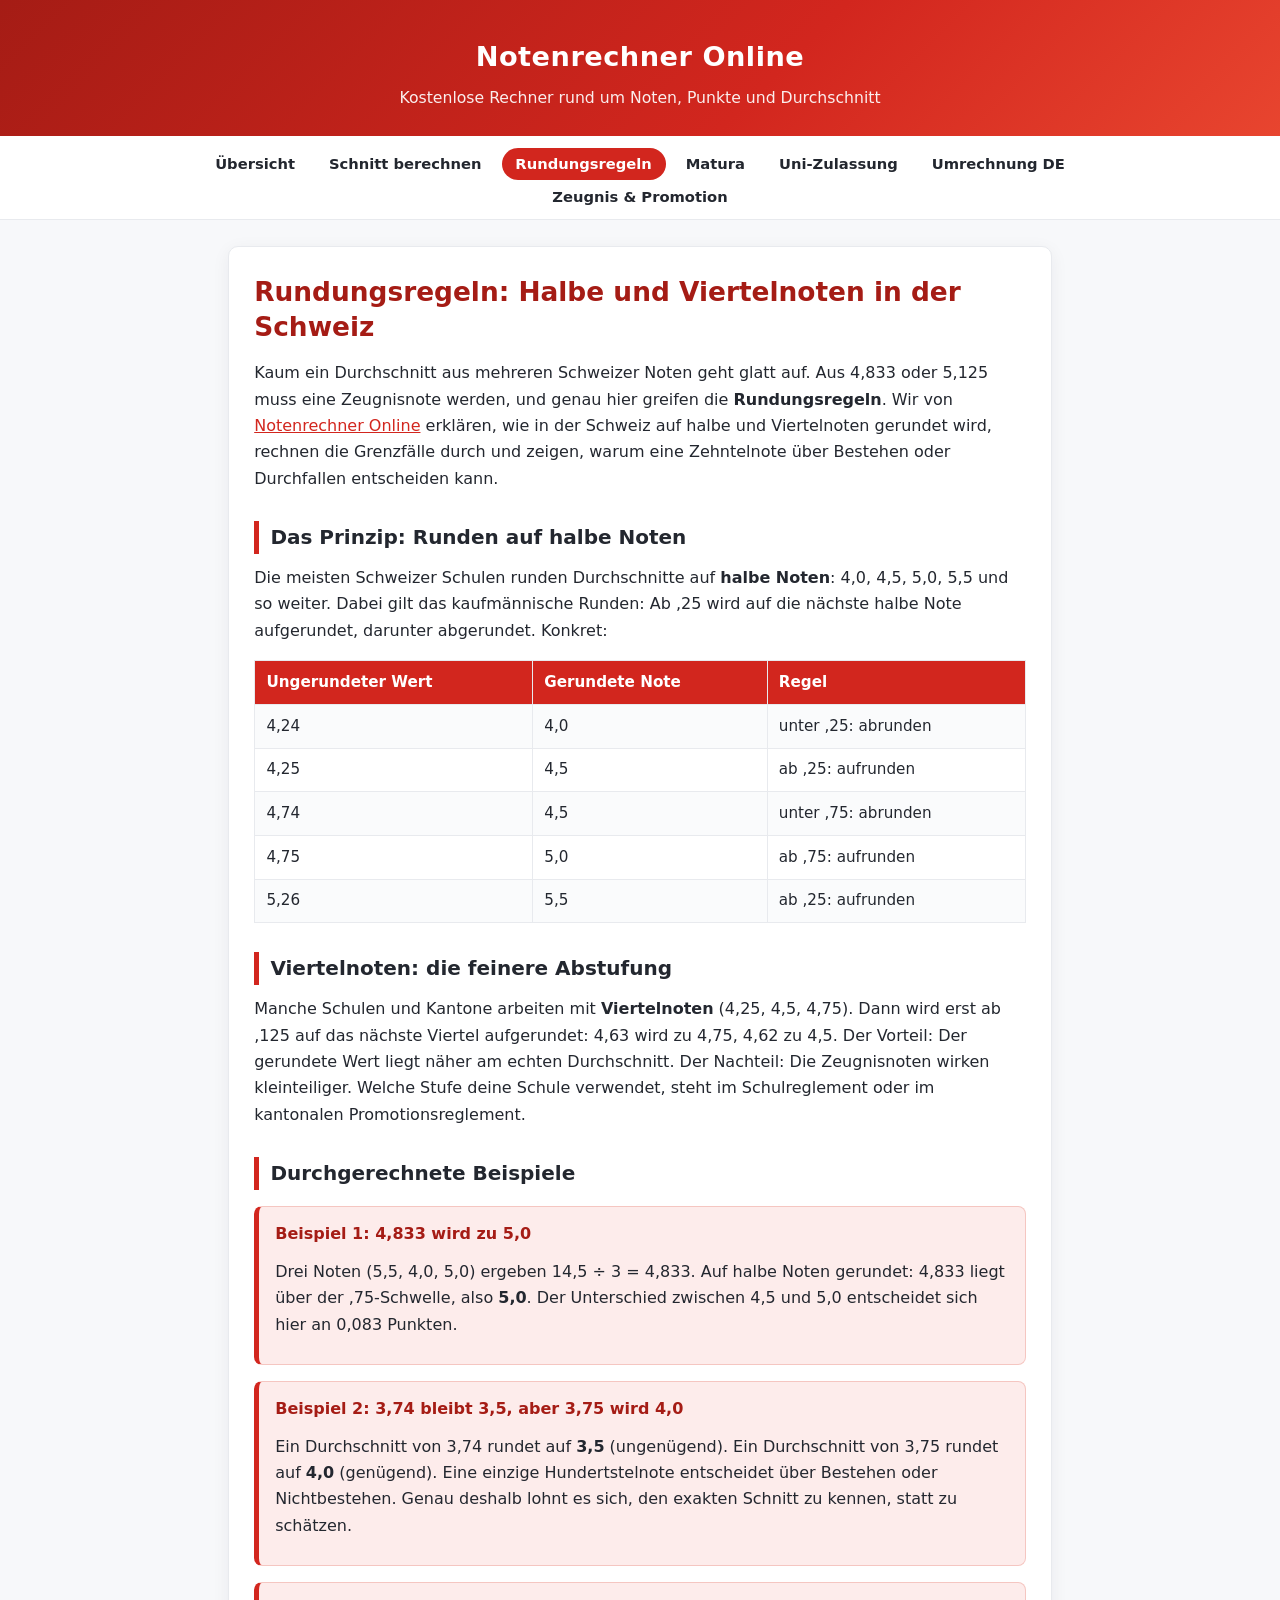
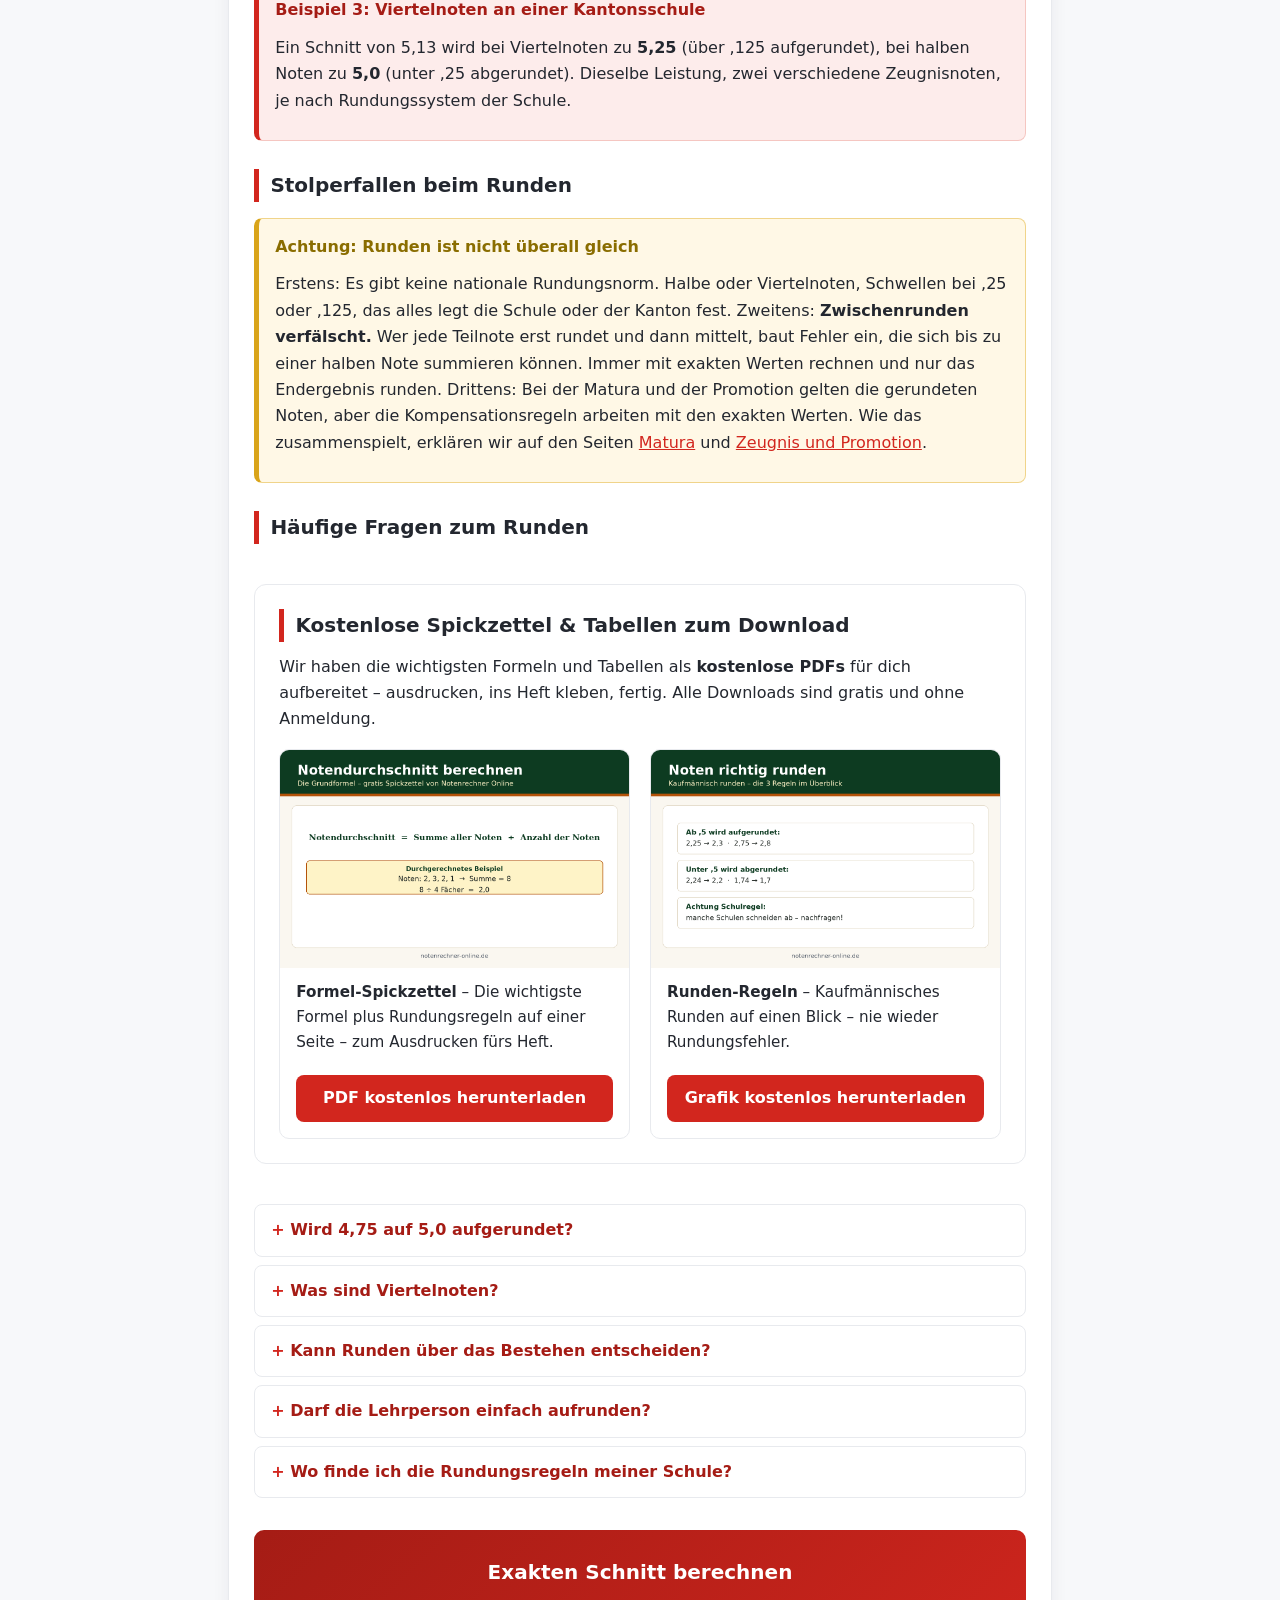
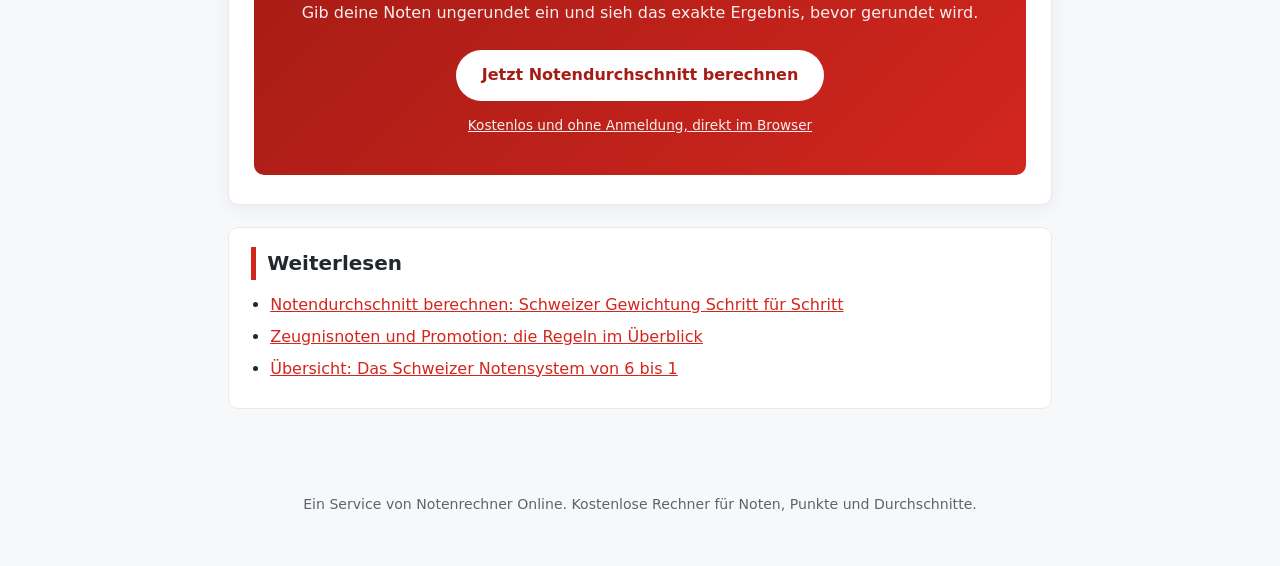
<file: runden.html>
<!DOCTYPE html>
<html lang="de">
<head>
<meta charset="UTF-8">
<meta name="viewport" content="width=device-width, initial-scale=1.0">
<title>Rundungsregeln Schweiz: halbe &amp; Viertelnoten richtig runden | Notenrechner Online</title>
<meta name="description" content="Wie werden Schweizer Noten gerundet? Regeln für halbe und Viertelnoten, wann 4,75 zu 5,0 wird und warum Runden über Bestehen entscheiden kann. Mit Beispielen.">
<link rel="stylesheet" href="style.css">
</head>
<body>
<header class="site">
<div class="brand">Notenrechner Online</div>
<div class="tagline">Kostenlose Rechner rund um Noten, Punkte und Durchschnitt</div>
</header>
<nav class="top">
<ul>
<li><a href="index.html">Übersicht</a></li>
<li><a href="notendurchschnitt-berechnen.html">Schnitt berechnen</a></li>
<li><a href="runden.html" class="active">Rundungsregeln</a></li>
<li><a href="matura.html">Matura</a></li>
<li><a href="uni-zulassung.html">Uni-Zulassung</a></li>
<li><a href="umrechnung-deutschland.html">Umrechnung DE</a></li>
<li><a href="zeugnis.html">Zeugnis &amp; Promotion</a></li>
</ul>
</nav>
<main>
<article class="card">
<h1>Rundungsregeln: Halbe und Viertelnoten in der Schweiz</h1>
<p>Kaum ein Durchschnitt aus mehreren Schweizer Noten geht glatt auf. Aus 4,833 oder 5,125 muss eine Zeugnisnote werden, und genau hier greifen die <strong>Rundungsregeln</strong>. Wir von <a href="https://notenrechner-online.de/">Notenrechner Online</a> erklären, wie in der Schweiz auf halbe und Viertelnoten gerundet wird, rechnen die Grenzfälle durch und zeigen, warum eine Zehntelnote über Bestehen oder Durchfallen entscheiden kann.</p>

<h2>Das Prinzip: Runden auf halbe Noten</h2>
<p>Die meisten Schweizer Schulen runden Durchschnitte auf <strong>halbe Noten</strong>: 4,0, 4,5, 5,0, 5,5 und so weiter. Dabei gilt das kaufmännische Runden: Ab ,25 wird auf die nächste halbe Note aufgerundet, darunter abgerundet. Konkret:</p>
<table>
<tr><th>Ungerundeter Wert</th><th>Gerundete Note</th><th>Regel</th></tr>
<tr><td>4,24</td><td>4,0</td><td>unter ,25: abrunden</td></tr>
<tr><td>4,25</td><td>4,5</td><td>ab ,25: aufrunden</td></tr>
<tr><td>4,74</td><td>4,5</td><td>unter ,75: abrunden</td></tr>
<tr><td>4,75</td><td>5,0</td><td>ab ,75: aufrunden</td></tr>
<tr><td>5,26</td><td>5,5</td><td>ab ,25: aufrunden</td></tr>
</table>

<h2>Viertelnoten: die feinere Abstufung</h2>
<p>Manche Schulen und Kantone arbeiten mit <strong>Viertelnoten</strong> (4,25, 4,5, 4,75). Dann wird erst ab ,125 auf das nächste Viertel aufgerundet: 4,63 wird zu 4,75, 4,62 zu 4,5. Der Vorteil: Der gerundete Wert liegt näher am echten Durchschnitt. Der Nachteil: Die Zeugnisnoten wirken kleinteiliger. Welche Stufe deine Schule verwendet, steht im Schulreglement oder im kantonalen Promotionsreglement.</p>

<h2>Durchgerechnete Beispiele</h2>
<div class="example">
<strong class="t">Beispiel 1: 4,833 wird zu 5,0</strong>
<p>Drei Noten (5,5, 4,0, 5,0) ergeben 14,5 ÷ 3 = 4,833. Auf halbe Noten gerundet: 4,833 liegt über der ,75-Schwelle, also <strong>5,0</strong>. Der Unterschied zwischen 4,5 und 5,0 entscheidet sich hier an 0,083 Punkten.</p>
</div>
<div class="example">
<strong class="t">Beispiel 2: 3,74 bleibt 3,5, aber 3,75 wird 4,0</strong>
<p>Ein Durchschnitt von 3,74 rundet auf <strong>3,5</strong> (ungenügend). Ein Durchschnitt von 3,75 rundet auf <strong>4,0</strong> (genügend). Eine einzige Hundertstelnote entscheidet über Bestehen oder Nichtbestehen. Genau deshalb lohnt es sich, den exakten Schnitt zu kennen, statt zu schätzen.</p>
</div>
<div class="example">
<strong class="t">Beispiel 3: Viertelnoten an einer Kantonsschule</strong>
<p>Ein Schnitt von 5,13 wird bei Viertelnoten zu <strong>5,25</strong> (über ,125 aufgerundet), bei halben Noten zu <strong>5,0</strong> (unter ,25 abgerundet). Dieselbe Leistung, zwei verschiedene Zeugnisnoten, je nach Rundungssystem der Schule.</p>
</div>

<h2>Stolperfallen beim Runden</h2>
<div class="warn">
<strong class="t">Achtung: Runden ist nicht überall gleich</strong>
<p>Erstens: Es gibt keine nationale Rundungsnorm. Halbe oder Viertelnoten, Schwellen bei ,25 oder ,125, das alles legt die Schule oder der Kanton fest. Zweitens: <strong>Zwischenrunden verfälscht.</strong> Wer jede Teilnote erst rundet und dann mittelt, baut Fehler ein, die sich bis zu einer halben Note summieren können. Immer mit exakten Werten rechnen und nur das Endergebnis runden. Drittens: Bei der Matura und der Promotion gelten die gerundeten Noten, aber die Kompensationsregeln arbeiten mit den exakten Werten. Wie das zusammenspielt, erklären wir auf den Seiten <a href="matura.html">Matura</a> und <a href="zeugnis.html">Zeugnis und Promotion</a>.</p>
</div>

<h2>Häufige Fragen zum Runden</h2>
<section class="ressourcen" aria-label="Kostenlose Downloads">
<h2>Kostenlose Spickzettel &amp; Tabellen zum Download</h2>
<p>Wir haben die wichtigsten Formeln und Tabellen als <strong>kostenlose PDFs</strong> für dich aufbereitet – ausdrucken, ins Heft kleben, fertig. Alle Downloads sind gratis und ohne Anmeldung.</p>
<div class="resource-grid">
<figure class="resource">
<a href="assets/notendurchschnitt-formel-spickzettel.pdf" download><img src="assets/notendurchschnitt-formel-berechnen.png" alt="Formel zur Berechnung des Notendurchschnitts: Summe aller Noten geteilt durch die Anzahl der Noten, mit durchgerechnetem Beispiel" loading="lazy" width="1200" height="750"></a>
<figcaption><strong>Formel-Spickzettel</strong> – Die wichtigste Formel plus Rundungsregeln auf einer Seite – zum Ausdrucken fürs Heft.</figcaption>
<a class="download-btn" href="assets/notendurchschnitt-formel-spickzettel.pdf" download>PDF kostenlos herunterladen</a>
</figure>
<figure class="resource">
<a href="assets/noten-runden-regeln-uebersicht.png" download><img src="assets/noten-runden-regeln-uebersicht.png" alt="Übersicht der Rundungsregeln für Schulnoten: kaufmännisches Runden ab Komma 5, mit Beispielen" loading="lazy" width="1200" height="750"></a>
<figcaption><strong>Runden-Regeln</strong> – Kaufmännisches Runden auf einen Blick – nie wieder Rundungsfehler.</figcaption>
<a class="download-btn" href="assets/noten-runden-regeln-uebersicht.png" download>Grafik kostenlos herunterladen</a>
</figure>
</div>
</section>
<div class="faq">
<details>
<summary>Wird 4,75 auf 5,0 aufgerundet?</summary>
<div><p>Ja, nach der üblichen Regel (Runden auf halbe Noten, Schwelle bei ,75) wird 4,75 zu <strong>5,0</strong> aufgerundet. Bei 4,74 bleibt es bei 4,5. Die exakte Schwelle hängt vom Reglement deiner Schule ab.</p></div>
</details>
<details>
<summary>Was sind Viertelnoten?</summary>
<div><p>Viertelnoten sind Zwischenstufen wie 4,25, 4,75 oder 5,25. Sie werden an Schulen verwendet, die feiner abstufen wollen als mit halben Noten. Gerundet wird dann auf das nächste Viertel statt auf die nächste halbe Note.</p></div>
</details>
<details>
<summary>Kann Runden über das Bestehen entscheiden?</summary>
<div><p>Ja. Ein Schnitt von 3,75 wird zu 4,0 aufgerundet und gilt damit als genügend, ein Schnitt von 3,74 bleibt bei 3,5 und ist ungenügend. Deshalb ist die exakte <a href="notendurchschnitt-berechnen.html">Berechnung des Durchschnitts</a> so wichtig.</p></div>
</details>
<details>
<summary>Darf die Lehrperson einfach aufrunden?</summary>
<div><p>Bei der <strong>rechnerischen</strong> Rundung gilt das Schulreglement, da gibt es keinen Ermessensspielraum. Bei der Festlegung einzelner Fachnoten hat die Lehrperson dagegen einen pädagogischen Beurteilungsspielraum, etwa bei der Tendenz zwischen zwei Noten.</p></div>
</details>
<details>
<summary>Wo finde ich die Rundungsregeln meiner Schule?</summary>
<div><p>Im Schulreglement oder im kantonalen Promotions- bzw. Prüfungsreglement. Bildung ist kantonal geregelt, frage im Zweifel direkt im Sekretariat deiner Schule nach.</p></div>
</details>
</div>

<div class="cta">
<h2>Exakten Schnitt berechnen</h2>
<p>Gib deine Noten ungerundet ein und sieh das exakte Ergebnis, bevor gerundet wird.</p>
<a class="btn" href="https://notenrechner-online.de/">Jetzt Notendurchschnitt berechnen</a>
<p><a class="alt" href="https://notenrechner-online.de/">Kostenlos und ohne Anmeldung, direkt im Browser</a></p>
</div>
</article>

<aside class="more">
<h2>Weiterlesen</h2>
<ul>
<li><a href="notendurchschnitt-berechnen.html">Notendurchschnitt berechnen: Schweizer Gewichtung Schritt für Schritt</a></li>
<li><a href="zeugnis.html">Zeugnisnoten und Promotion: die Regeln im Überblick</a></li>
<li><a href="index.html">Übersicht: Das Schweizer Notensystem von 6 bis 1</a></li>
</ul>
</aside>
</main>
<footer class="site">
<p>Ein Service von Notenrechner Online. Kostenlose Rechner für Noten, Punkte und Durchschnitte.</p>
</footer>
</body>
</html>
</file>
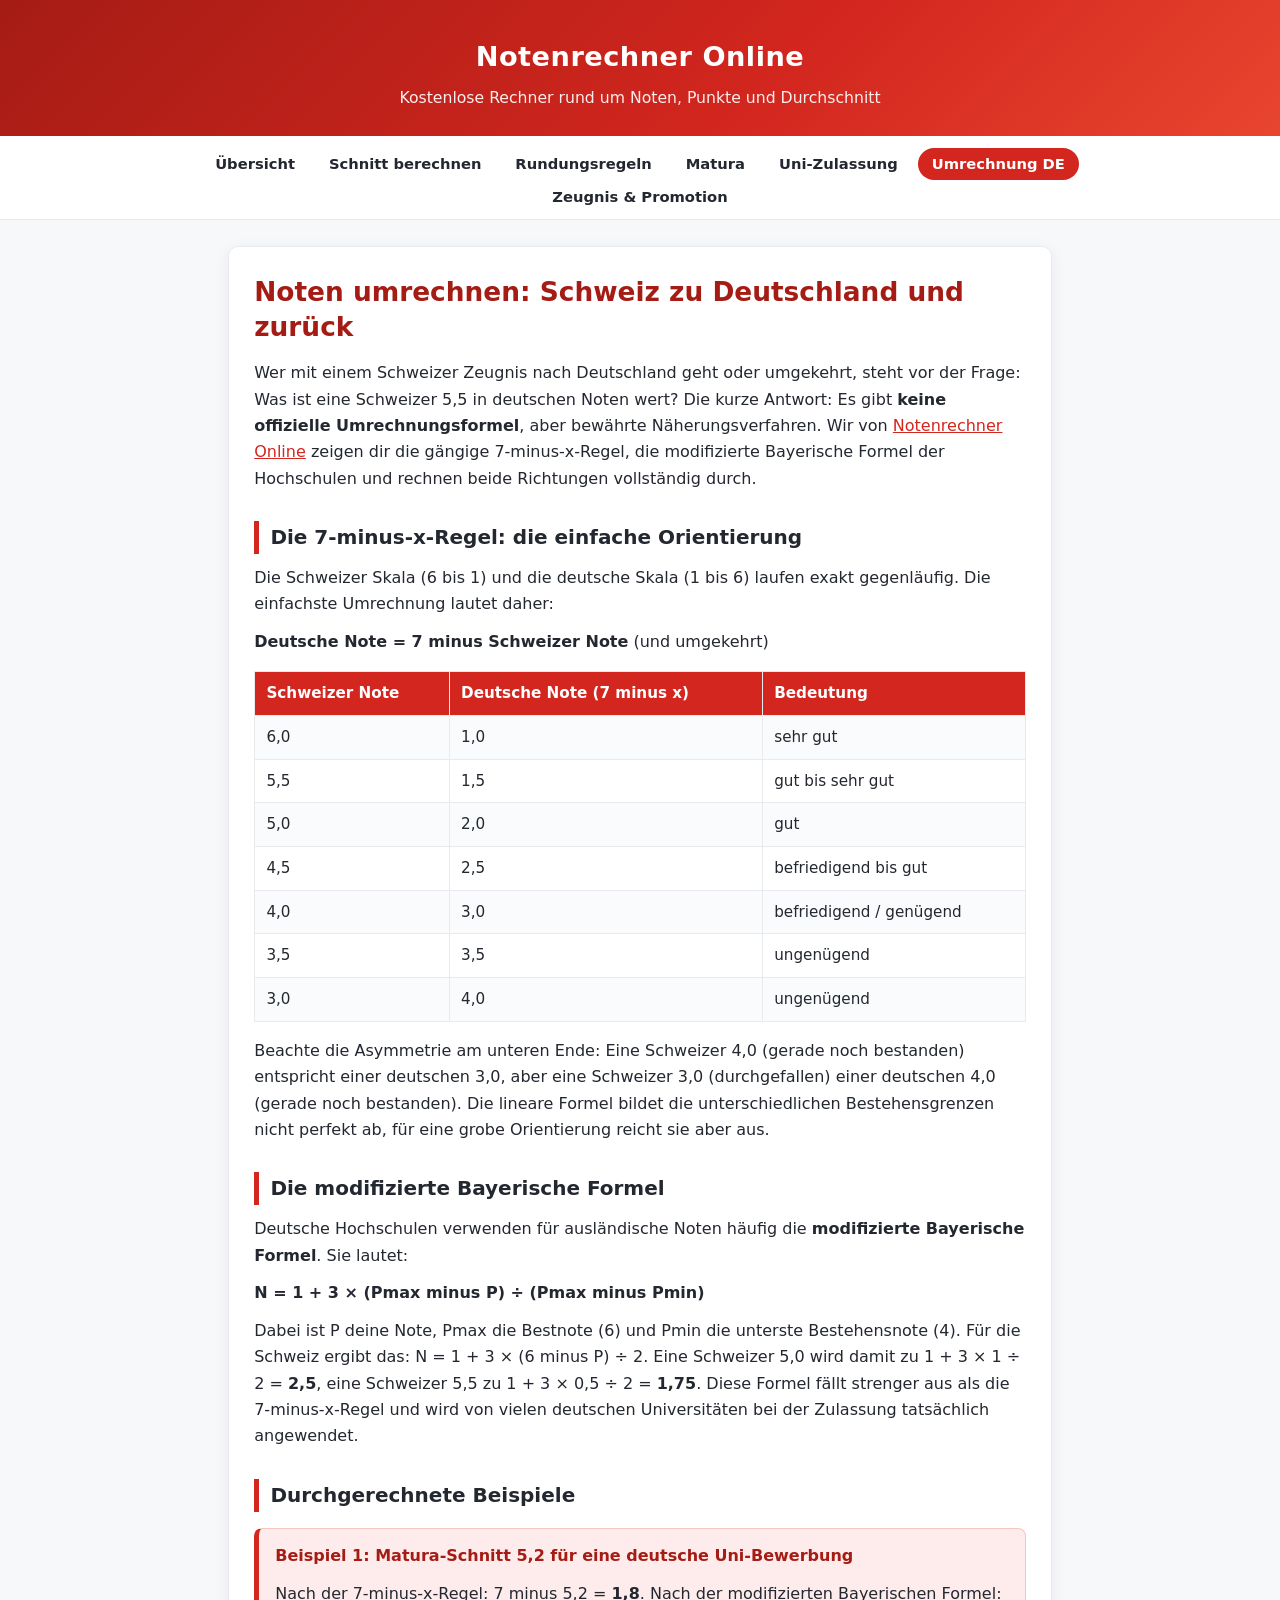
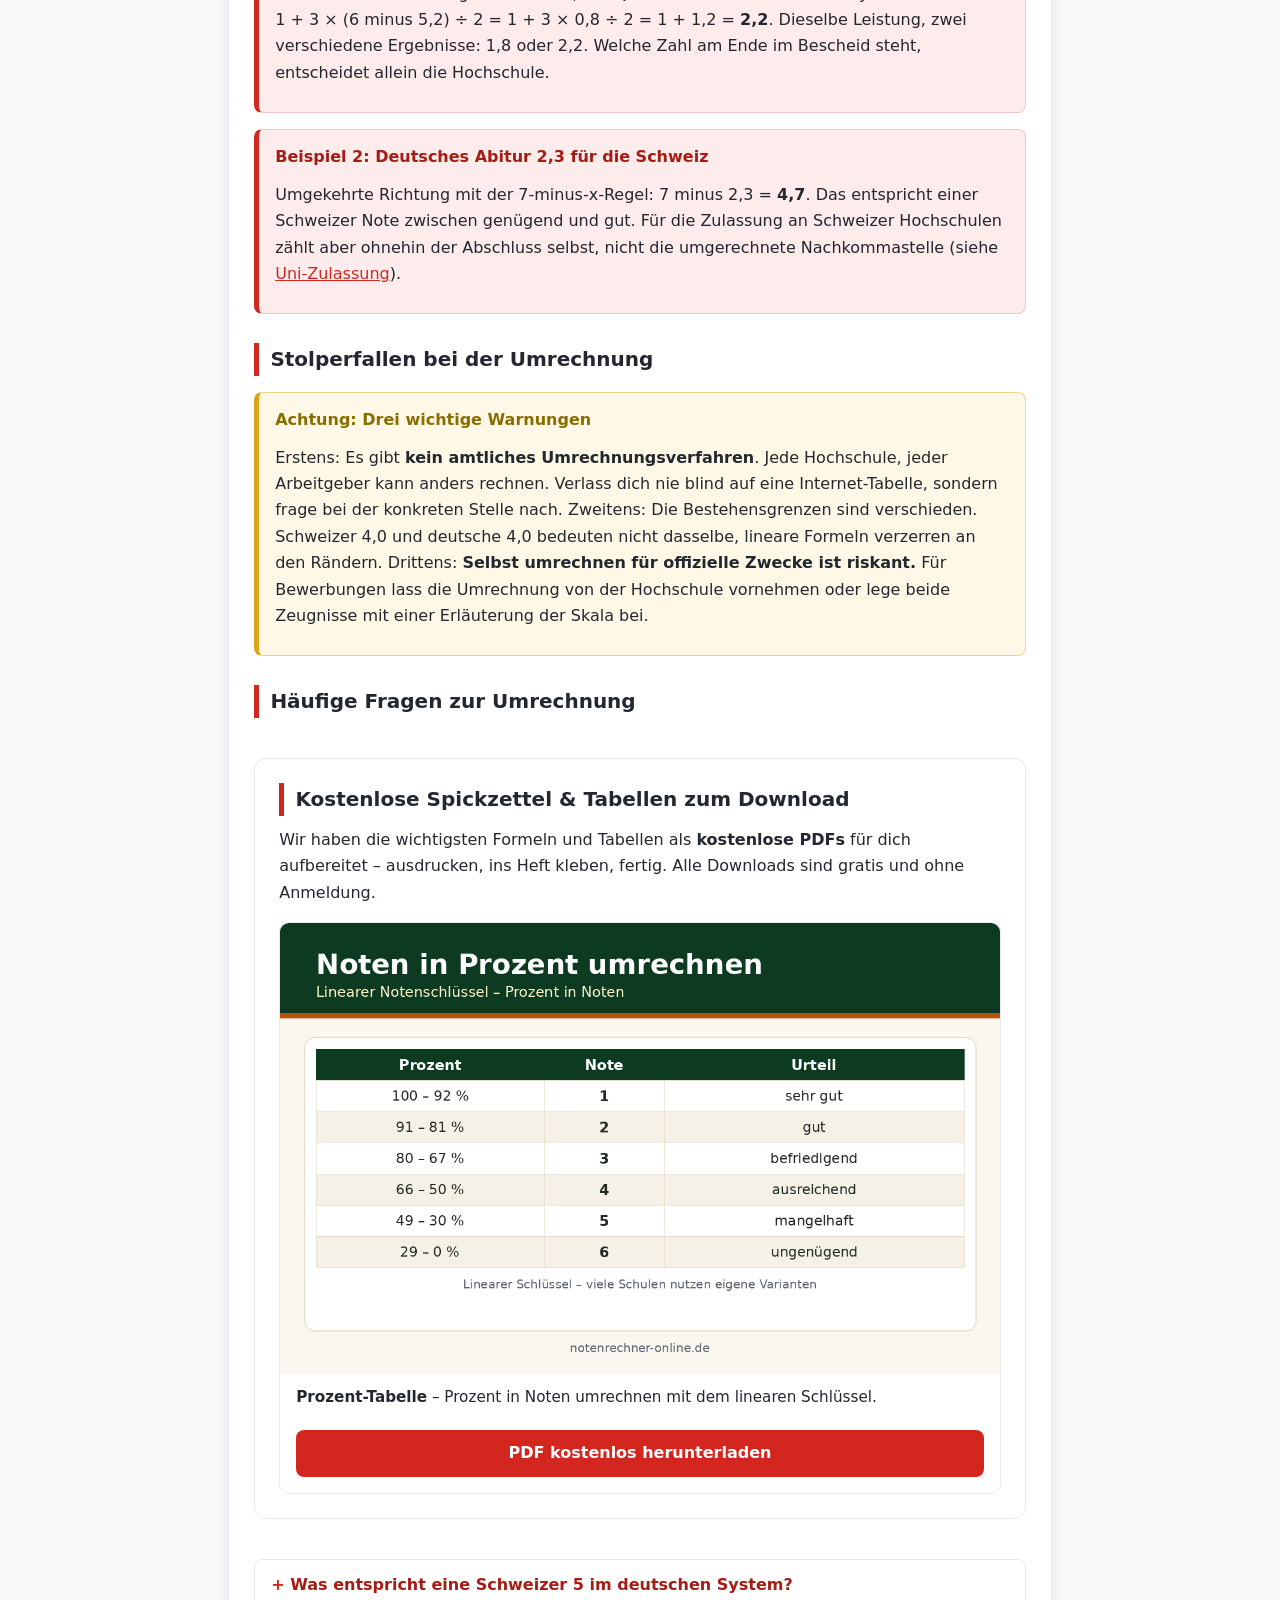
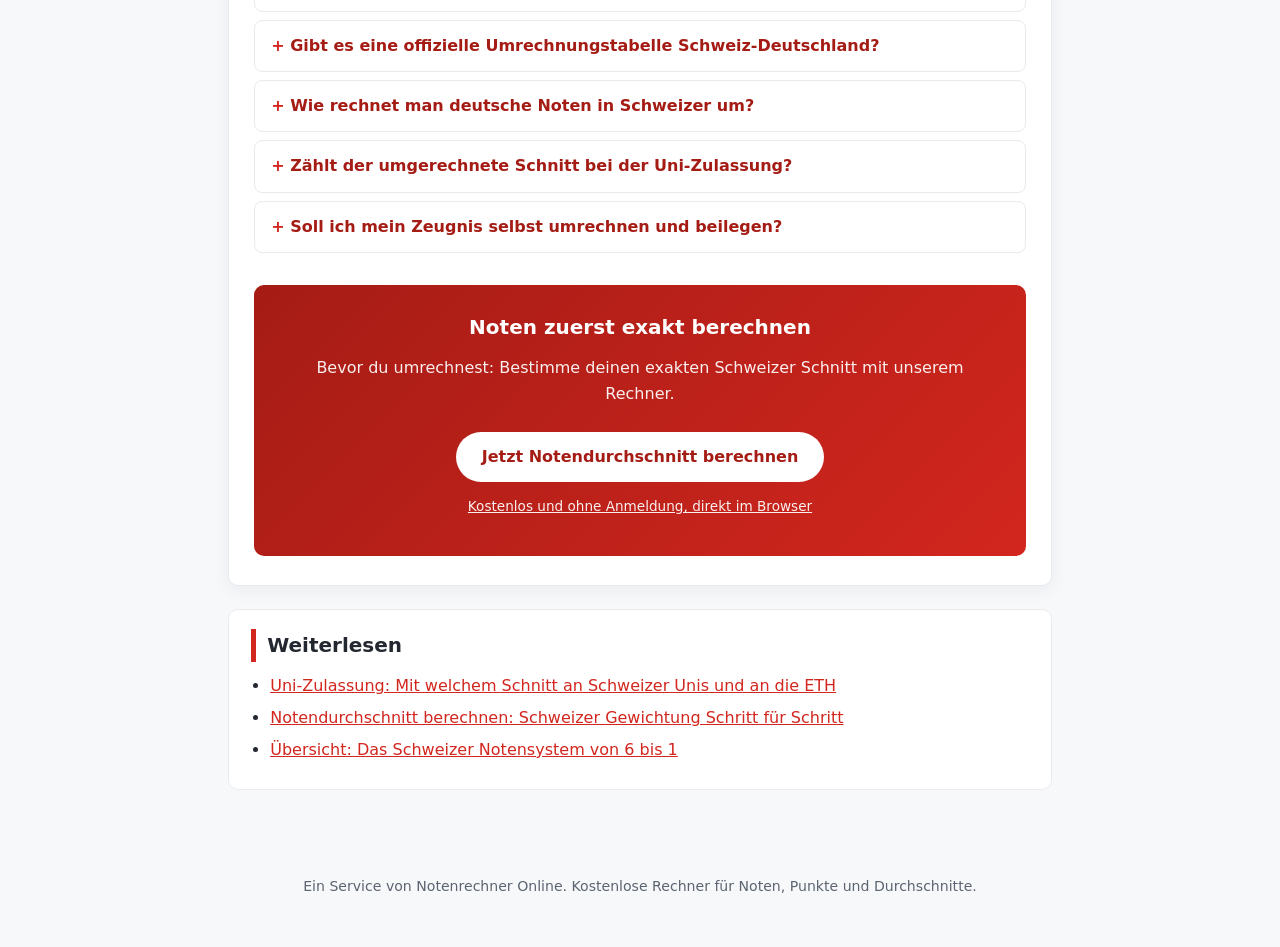
<file: umrechnung-deutschland.html>
<!DOCTYPE html>
<html lang="de">
<head>
<meta charset="UTF-8">
<meta name="viewport" content="width=device-width, initial-scale=1.0">
<title>Noten umrechnen Schweiz ↔ Deutschland: Tabelle &amp; Formeln | Notenrechner Online</title>
<meta name="description" content="Schweizer Noten in deutsche umrechnen und umgekehrt: Umrechnungstabelle, die 7-minus-x-Regel und die modifizierte Bayerische Formel. Mit Beispielen und Warnung vor Fallstricken.">
<link rel="stylesheet" href="style.css">
</head>
<body>
<header class="site">
<div class="brand">Notenrechner Online</div>
<div class="tagline">Kostenlose Rechner rund um Noten, Punkte und Durchschnitt</div>
</header>
<nav class="top">
<ul>
<li><a href="index.html">Übersicht</a></li>
<li><a href="notendurchschnitt-berechnen.html">Schnitt berechnen</a></li>
<li><a href="runden.html">Rundungsregeln</a></li>
<li><a href="matura.html">Matura</a></li>
<li><a href="uni-zulassung.html">Uni-Zulassung</a></li>
<li><a href="umrechnung-deutschland.html" class="active">Umrechnung DE</a></li>
<li><a href="zeugnis.html">Zeugnis &amp; Promotion</a></li>
</ul>
</nav>
<main>
<article class="card">
<h1>Noten umrechnen: Schweiz zu Deutschland und zurück</h1>
<p>Wer mit einem Schweizer Zeugnis nach Deutschland geht oder umgekehrt, steht vor der Frage: Was ist eine Schweizer 5,5 in deutschen Noten wert? Die kurze Antwort: Es gibt <strong>keine offizielle Umrechnungsformel</strong>, aber bewährte Näherungsverfahren. Wir von <a href="https://notenrechner-online.de/">Notenrechner Online</a> zeigen dir die gängige 7-minus-x-Regel, die modifizierte Bayerische Formel der Hochschulen und rechnen beide Richtungen vollständig durch.</p>

<h2>Die 7-minus-x-Regel: die einfache Orientierung</h2>
<p>Die Schweizer Skala (6 bis 1) und die deutsche Skala (1 bis 6) laufen exakt gegenläufig. Die einfachste Umrechnung lautet daher:</p>
<p><strong>Deutsche Note = 7 minus Schweizer Note</strong> (und umgekehrt)</p>
<table>
<tr><th>Schweizer Note</th><th>Deutsche Note (7 minus x)</th><th>Bedeutung</th></tr>
<tr><td>6,0</td><td>1,0</td><td>sehr gut</td></tr>
<tr><td>5,5</td><td>1,5</td><td>gut bis sehr gut</td></tr>
<tr><td>5,0</td><td>2,0</td><td>gut</td></tr>
<tr><td>4,5</td><td>2,5</td><td>befriedigend bis gut</td></tr>
<tr><td>4,0</td><td>3,0</td><td>befriedigend / genügend</td></tr>
<tr><td>3,5</td><td>3,5</td><td>ungenügend</td></tr>
<tr><td>3,0</td><td>4,0</td><td>ungenügend</td></tr>
</table>
<p>Beachte die Asymmetrie am unteren Ende: Eine Schweizer 4,0 (gerade noch bestanden) entspricht einer deutschen 3,0, aber eine Schweizer 3,0 (durchgefallen) einer deutschen 4,0 (gerade noch bestanden). Die lineare Formel bildet die unterschiedlichen Bestehensgrenzen nicht perfekt ab, für eine grobe Orientierung reicht sie aber aus.</p>

<h2>Die modifizierte Bayerische Formel</h2>
<p>Deutsche Hochschulen verwenden für ausländische Noten häufig die <strong>modifizierte Bayerische Formel</strong>. Sie lautet:</p>
<p><strong>N = 1 + 3 × (Pmax minus P) ÷ (Pmax minus Pmin)</strong></p>
<p>Dabei ist P deine Note, Pmax die Bestnote (6) und Pmin die unterste Bestehensnote (4). Für die Schweiz ergibt das: N = 1 + 3 × (6 minus P) ÷ 2. Eine Schweizer 5,0 wird damit zu 1 + 3 × 1 ÷ 2 = <strong>2,5</strong>, eine Schweizer 5,5 zu 1 + 3 × 0,5 ÷ 2 = <strong>1,75</strong>. Diese Formel fällt strenger aus als die 7-minus-x-Regel und wird von vielen deutschen Universitäten bei der Zulassung tatsächlich angewendet.</p>

<h2>Durchgerechnete Beispiele</h2>
<div class="example">
<strong class="t">Beispiel 1: Matura-Schnitt 5,2 für eine deutsche Uni-Bewerbung</strong>
<p>Nach der 7-minus-x-Regel: 7 minus 5,2 = <strong>1,8</strong>. Nach der modifizierten Bayerischen Formel: 1 + 3 × (6 minus 5,2) ÷ 2 = 1 + 3 × 0,8 ÷ 2 = 1 + 1,2 = <strong>2,2</strong>. Dieselbe Leistung, zwei verschiedene Ergebnisse: 1,8 oder 2,2. Welche Zahl am Ende im Bescheid steht, entscheidet allein die Hochschule.</p>
</div>
<div class="example">
<strong class="t">Beispiel 2: Deutsches Abitur 2,3 für die Schweiz</strong>
<p>Umgekehrte Richtung mit der 7-minus-x-Regel: 7 minus 2,3 = <strong>4,7</strong>. Das entspricht einer Schweizer Note zwischen genügend und gut. Für die Zulassung an Schweizer Hochschulen zählt aber ohnehin der Abschluss selbst, nicht die umgerechnete Nachkommastelle (siehe <a href="uni-zulassung.html">Uni-Zulassung</a>).</p>
</div>

<h2>Stolperfallen bei der Umrechnung</h2>
<div class="warn">
<strong class="t">Achtung: Drei wichtige Warnungen</strong>
<p>Erstens: Es gibt <strong>kein amtliches Umrechnungsverfahren</strong>. Jede Hochschule, jeder Arbeitgeber kann anders rechnen. Verlass dich nie blind auf eine Internet-Tabelle, sondern frage bei der konkreten Stelle nach. Zweitens: Die Bestehensgrenzen sind verschieden. Schweizer 4,0 und deutsche 4,0 bedeuten nicht dasselbe, lineare Formeln verzerren an den Rändern. Drittens: <strong>Selbst umrechnen für offizielle Zwecke ist riskant.</strong> Für Bewerbungen lass die Umrechnung von der Hochschule vornehmen oder lege beide Zeugnisse mit einer Erläuterung der Skala bei.</p>
</div>

<h2>Häufige Fragen zur Umrechnung</h2>
<section class="ressourcen" aria-label="Kostenlose Downloads">
<h2>Kostenlose Spickzettel &amp; Tabellen zum Download</h2>
<p>Wir haben die wichtigsten Formeln und Tabellen als <strong>kostenlose PDFs</strong> für dich aufbereitet – ausdrucken, ins Heft kleben, fertig. Alle Downloads sind gratis und ohne Anmeldung.</p>
<div class="resource-grid">
<figure class="resource">
<a href="assets/noten-in-prozent-tabelle.pdf" download><img src="assets/noten-in-prozent-tabelle-linear.png" alt="Lineare Notentabelle: Umrechnung von Prozent in Schulnoten, von 100 bis 92 Prozent (Note 1) bis 29 bis 0 Prozent (Note 6)" loading="lazy" width="1200" height="750"></a>
<figcaption><strong>Prozent-Tabelle</strong> – Prozent in Noten umrechnen mit dem linearen Schlüssel.</figcaption>
<a class="download-btn" href="assets/noten-in-prozent-tabelle.pdf" download>PDF kostenlos herunterladen</a>
</figure>
</div>
</section>
<div class="faq">
<details>
<summary>Was entspricht eine Schweizer 5 im deutschen System?</summary>
<div><p>Nach der 7-minus-x-Regel entspricht eine Schweizer 5,0 einer deutschen <strong>2,0</strong>. Nach der modifizierten Bayerischen Formel, die viele deutsche Hochschulen verwenden, sind es <strong>2,5</strong>. Es gibt keine amtliche Festlegung.</p></div>
</details>
<details>
<summary>Gibt es eine offizielle Umrechnungstabelle Schweiz-Deutschland?</summary>
<div><p>Nein. Weder die Schweiz noch Deutschland haben eine amtliche Umrechnungstabelle erlassen. Hochschulen und Behörden verwenden eigene Verfahren, am häufigsten die modifizierte Bayerische Formel.</p></div>
</details>
<details>
<summary>Wie rechnet man deutsche Noten in Schweizer um?</summary>
<div><p>Als Orientierung ebenfalls mit der 7-minus-x-Regel: Schweizer Note = 7 minus deutsche Note. Ein deutsches Abitur von 2,0 entspricht also grob einer Schweizer 5,0.</p></div>
</details>
<details>
<summary>Zählt der umgerechnete Schnitt bei der Uni-Zulassung?</summary>
<div><p>In der Schweiz ist für die Zulassung der <strong>Abschluss</strong> entscheidend, nicht der umgerechnete Schnitt (Ausnahmen: Medizin, Sport). In Deutschland kann der umgerechnete Schnitt bei zulassungsbeschränkten Studiengängen eine Rolle spielen, die Umrechnung nimmt dann die Hochschule vor.</p></div>
</details>
<details>
<summary>Soll ich mein Zeugnis selbst umrechnen und beilegen?</summary>
<div><p>Lege besser das <strong>Originalzeugnis</strong> bei und ergänze eine kurze Erläuterung der Schweizer Skala (6 beste, 1 schlechteste, Bestehensgrenze 4,0). Die offizielle Umrechnung überlass der Hochschule oder Behörde.</p></div>
</details>
</div>

<div class="cta">
<h2>Noten zuerst exakt berechnen</h2>
<p>Bevor du umrechnest: Bestimme deinen exakten Schweizer Schnitt mit unserem Rechner.</p>
<a class="btn" href="https://notenrechner-online.de/">Jetzt Notendurchschnitt berechnen</a>
<p><a class="alt" href="https://notenrechner-online.de/">Kostenlos und ohne Anmeldung, direkt im Browser</a></p>
</div>
</article>

<aside class="more">
<h2>Weiterlesen</h2>
<ul>
<li><a href="uni-zulassung.html">Uni-Zulassung: Mit welchem Schnitt an Schweizer Unis und an die ETH</a></li>
<li><a href="notendurchschnitt-berechnen.html">Notendurchschnitt berechnen: Schweizer Gewichtung Schritt für Schritt</a></li>
<li><a href="index.html">Übersicht: Das Schweizer Notensystem von 6 bis 1</a></li>
</ul>
</aside>
</main>
<footer class="site">
<p>Ein Service von Notenrechner Online. Kostenlose Rechner für Noten, Punkte und Durchschnitte.</p>
</footer>
</body>
</html>
</file>
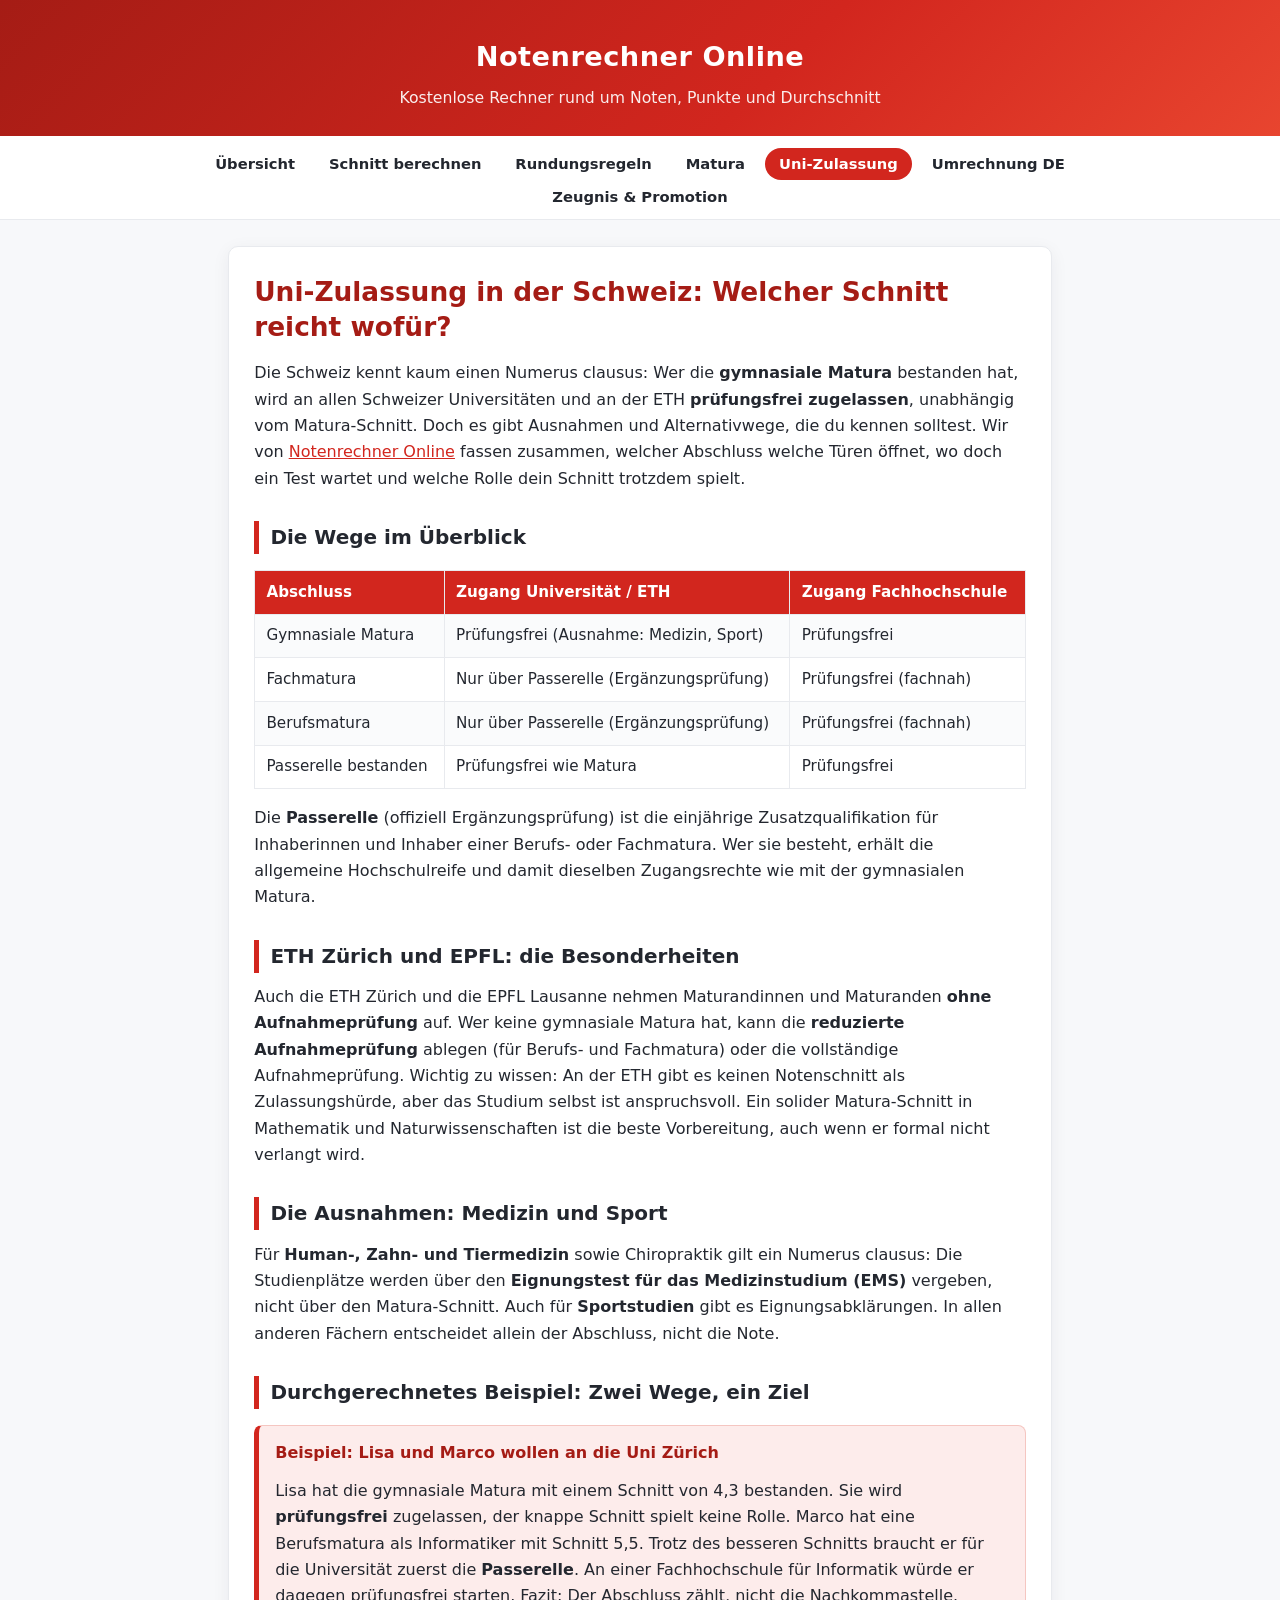
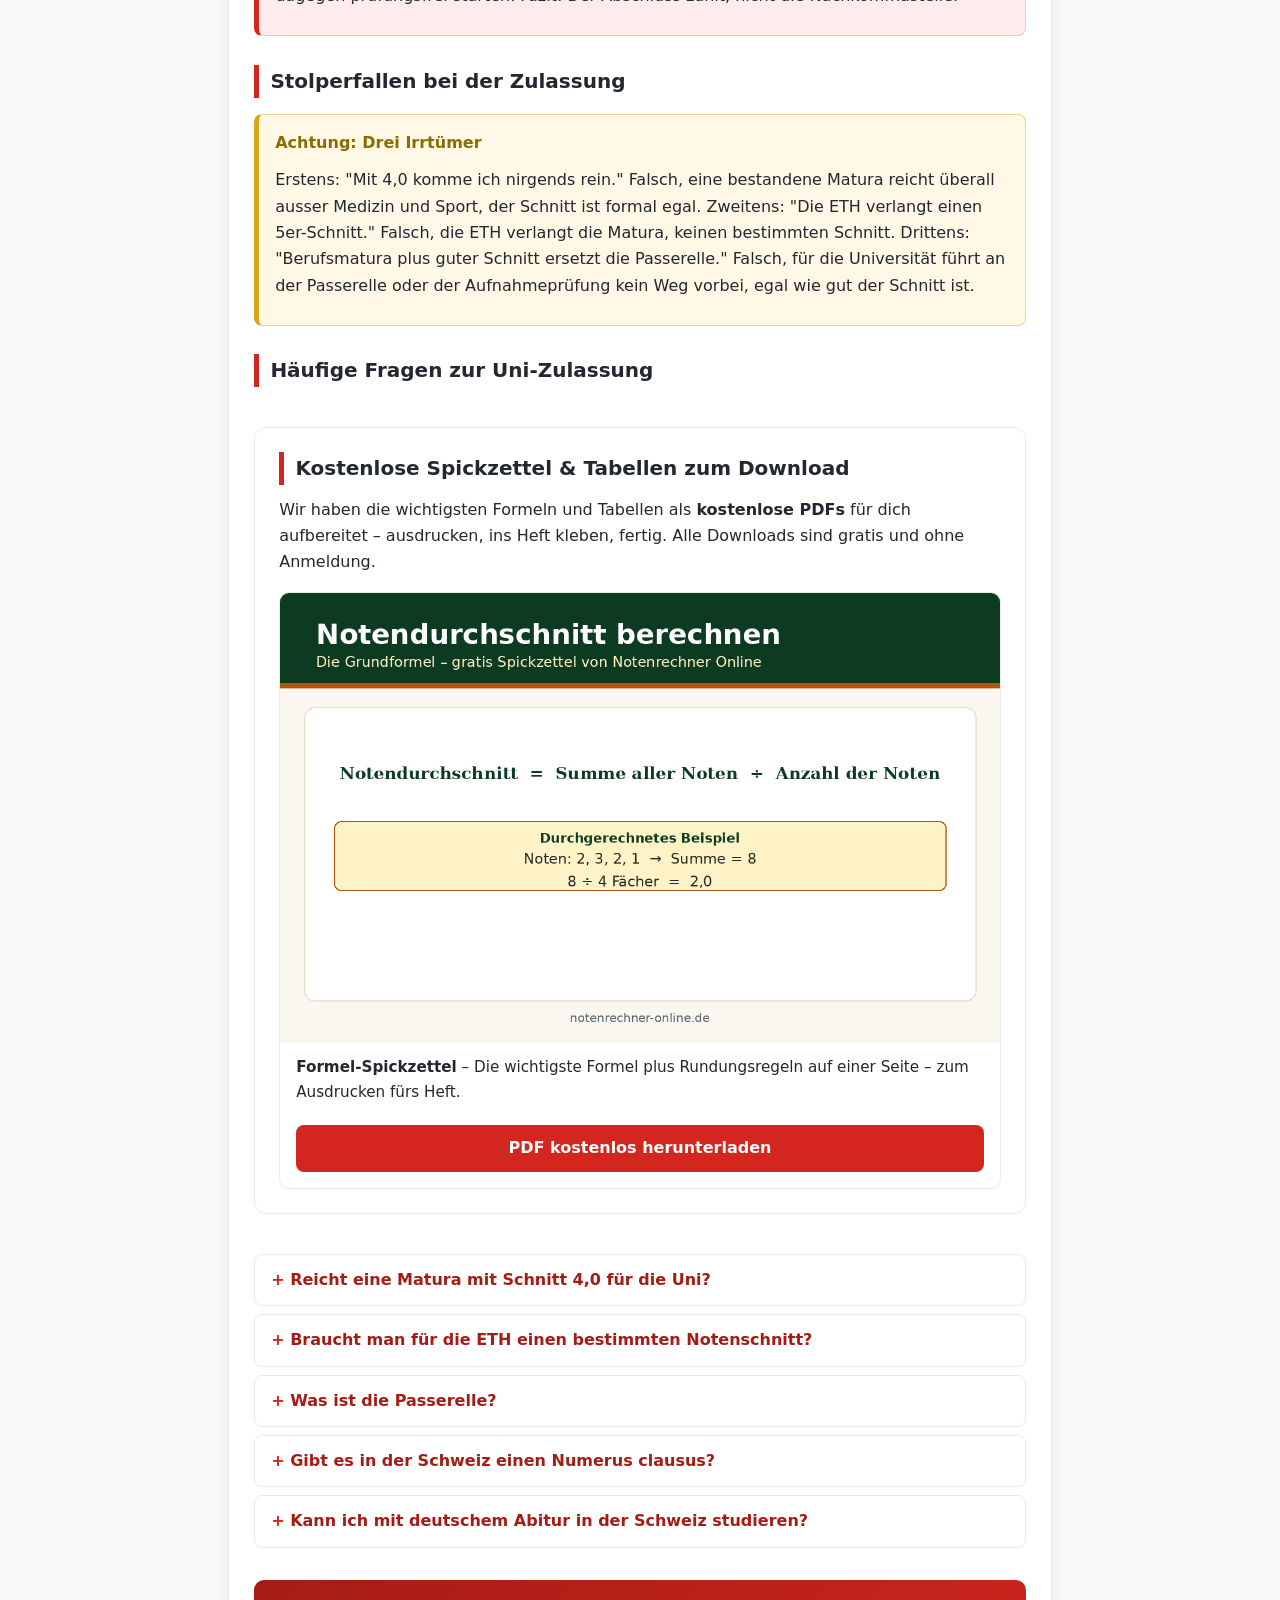
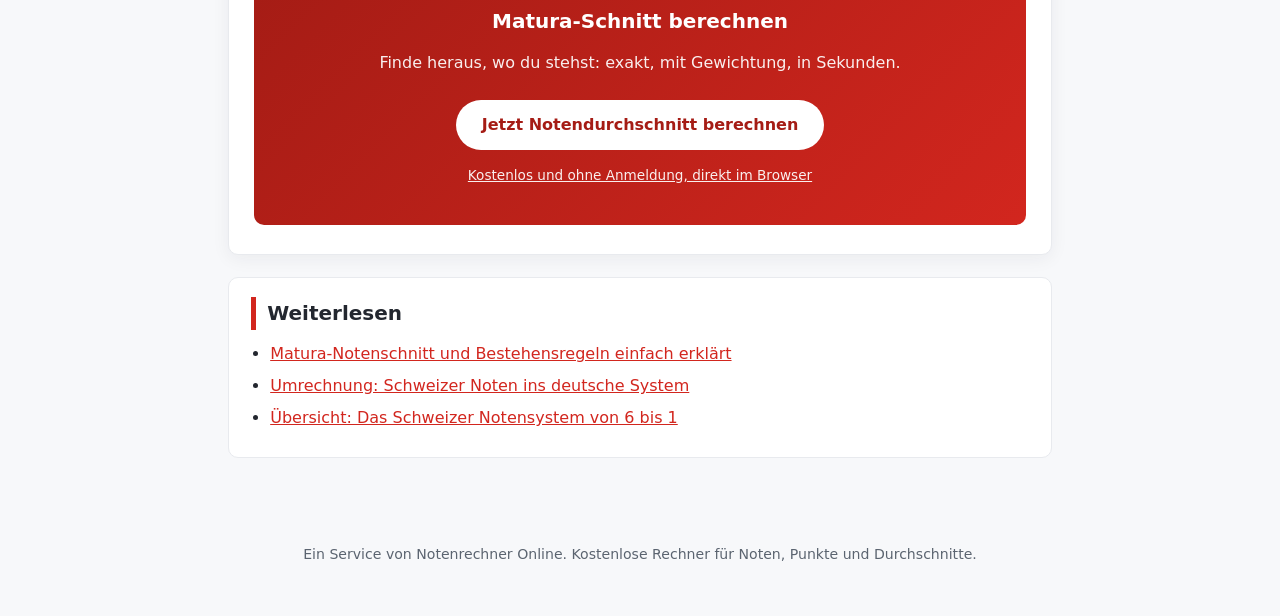
<file: uni-zulassung.html>
<!DOCTYPE html>
<html lang="de">
<head>
<meta charset="UTF-8">
<meta name="viewport" content="width=device-width, initial-scale=1.0">
<title>Uni-Zulassung Schweiz: Mit welchem Schnitt an Uni und ETH? | Notenrechner Online</title>
<meta name="description" content="Reicht mein Schnitt für die Uni Zürich oder die ETH? Zulassungsregeln für Schweizer Universitäten: Matura, Passerelle, ETH-Aufnahmeprüfung und Medizin-NC im Überblick.">
<link rel="stylesheet" href="style.css">
</head>
<body>
<header class="site">
<div class="brand">Notenrechner Online</div>
<div class="tagline">Kostenlose Rechner rund um Noten, Punkte und Durchschnitt</div>
</header>
<nav class="top">
<ul>
<li><a href="index.html">Übersicht</a></li>
<li><a href="notendurchschnitt-berechnen.html">Schnitt berechnen</a></li>
<li><a href="runden.html">Rundungsregeln</a></li>
<li><a href="matura.html">Matura</a></li>
<li><a href="uni-zulassung.html" class="active">Uni-Zulassung</a></li>
<li><a href="umrechnung-deutschland.html">Umrechnung DE</a></li>
<li><a href="zeugnis.html">Zeugnis &amp; Promotion</a></li>
</ul>
</nav>
<main>
<article class="card">
<h1>Uni-Zulassung in der Schweiz: Welcher Schnitt reicht wofür?</h1>
<p>Die Schweiz kennt kaum einen Numerus clausus: Wer die <strong>gymnasiale Matura</strong> bestanden hat, wird an allen Schweizer Universitäten und an der ETH <strong>prüfungsfrei zugelassen</strong>, unabhängig vom Matura-Schnitt. Doch es gibt Ausnahmen und Alternativwege, die du kennen solltest. Wir von <a href="https://notenrechner-online.de/">Notenrechner Online</a> fassen zusammen, welcher Abschluss welche Türen öffnet, wo doch ein Test wartet und welche Rolle dein Schnitt trotzdem spielt.</p>

<h2>Die Wege im Überblick</h2>
<table>
<tr><th>Abschluss</th><th>Zugang Universität / ETH</th><th>Zugang Fachhochschule</th></tr>
<tr><td>Gymnasiale Matura</td><td>Prüfungsfrei (Ausnahme: Medizin, Sport)</td><td>Prüfungsfrei</td></tr>
<tr><td>Fachmatura</td><td>Nur über Passerelle (Ergänzungsprüfung)</td><td>Prüfungsfrei (fachnah)</td></tr>
<tr><td>Berufsmatura</td><td>Nur über Passerelle (Ergänzungsprüfung)</td><td>Prüfungsfrei (fachnah)</td></tr>
<tr><td>Passerelle bestanden</td><td>Prüfungsfrei wie Matura</td><td>Prüfungsfrei</td></tr>
</table>
<p>Die <strong>Passerelle</strong> (offiziell Ergänzungsprüfung) ist die einjährige Zusatzqualifikation für Inhaberinnen und Inhaber einer Berufs- oder Fachmatura. Wer sie besteht, erhält die allgemeine Hochschulreife und damit dieselben Zugangsrechte wie mit der gymnasialen Matura.</p>

<h2>ETH Zürich und EPFL: die Besonderheiten</h2>
<p>Auch die ETH Zürich und die EPFL Lausanne nehmen Maturandinnen und Maturanden <strong>ohne Aufnahmeprüfung</strong> auf. Wer keine gymnasiale Matura hat, kann die <strong>reduzierte Aufnahmeprüfung</strong> ablegen (für Berufs- und Fachmatura) oder die vollständige Aufnahmeprüfung. Wichtig zu wissen: An der ETH gibt es keinen Notenschnitt als Zulassungshürde, aber das Studium selbst ist anspruchsvoll. Ein solider Matura-Schnitt in Mathematik und Naturwissenschaften ist die beste Vorbereitung, auch wenn er formal nicht verlangt wird.</p>

<h2>Die Ausnahmen: Medizin und Sport</h2>
<p>Für <strong>Human-, Zahn- und Tiermedizin</strong> sowie Chiropraktik gilt ein Numerus clausus: Die Studienplätze werden über den <strong>Eignungstest für das Medizinstudium (EMS)</strong> vergeben, nicht über den Matura-Schnitt. Auch für <strong>Sportstudien</strong> gibt es Eignungsabklärungen. In allen anderen Fächern entscheidet allein der Abschluss, nicht die Note.</p>

<h2>Durchgerechnetes Beispiel: Zwei Wege, ein Ziel</h2>
<div class="example">
<strong class="t">Beispiel: Lisa und Marco wollen an die Uni Zürich</strong>
<p>Lisa hat die gymnasiale Matura mit einem Schnitt von 4,3 bestanden. Sie wird <strong>prüfungsfrei</strong> zugelassen, der knappe Schnitt spielt keine Rolle. Marco hat eine Berufsmatura als Informatiker mit Schnitt 5,5. Trotz des besseren Schnitts braucht er für die Universität zuerst die <strong>Passerelle</strong>. An einer Fachhochschule für Informatik würde er dagegen prüfungsfrei starten. Fazit: Der Abschluss zählt, nicht die Nachkommastelle.</p>
</div>

<h2>Stolperfallen bei der Zulassung</h2>
<div class="warn">
<strong class="t">Achtung: Drei Irrtümer</strong>
<p>Erstens: "Mit 4,0 komme ich nirgends rein." Falsch, eine bestandene Matura reicht überall ausser Medizin und Sport, der Schnitt ist formal egal. Zweitens: "Die ETH verlangt einen 5er-Schnitt." Falsch, die ETH verlangt die Matura, keinen bestimmten Schnitt. Drittens: "Berufsmatura plus guter Schnitt ersetzt die Passerelle." Falsch, für die Universität führt an der Passerelle oder der Aufnahmeprüfung kein Weg vorbei, egal wie gut der Schnitt ist.</p>
</div>

<h2>Häufige Fragen zur Uni-Zulassung</h2>
<section class="ressourcen" aria-label="Kostenlose Downloads">
<h2>Kostenlose Spickzettel &amp; Tabellen zum Download</h2>
<p>Wir haben die wichtigsten Formeln und Tabellen als <strong>kostenlose PDFs</strong> für dich aufbereitet – ausdrucken, ins Heft kleben, fertig. Alle Downloads sind gratis und ohne Anmeldung.</p>
<div class="resource-grid">
<figure class="resource">
<a href="assets/notendurchschnitt-formel-spickzettel.pdf" download><img src="assets/notendurchschnitt-formel-berechnen.png" alt="Formel zur Berechnung des Notendurchschnitts: Summe aller Noten geteilt durch die Anzahl der Noten, mit durchgerechnetem Beispiel" loading="lazy" width="1200" height="750"></a>
<figcaption><strong>Formel-Spickzettel</strong> – Die wichtigste Formel plus Rundungsregeln auf einer Seite – zum Ausdrucken fürs Heft.</figcaption>
<a class="download-btn" href="assets/notendurchschnitt-formel-spickzettel.pdf" download>PDF kostenlos herunterladen</a>
</figure>
</div>
</section>
<div class="faq">
<details>
<summary>Reicht eine Matura mit Schnitt 4,0 für die Uni?</summary>
<div><p>Ja. Die Zulassung zu Schweizer Universitäten (ausser Medizin und Sport) hängt <strong>nicht vom Schnitt</strong> ab, sondern nur vom Bestehen der gymnasialen Matura. Eine 4,0 genügt formal genauso wie eine 6,0.</p></div>
</details>
<details>
<summary>Braucht man für die ETH einen bestimmten Notenschnitt?</summary>
<div><p>Nein. Die ETH Zürich und die EPFL nehmen Inhaberinnen und Inhaber der gymnasialen Matura <strong>ohne Aufnahmeprüfung und ohne Schnittvorgabe</strong> auf. Ohne Matura gibt es die reduzierte oder vollständige Aufnahmeprüfung.</p></div>
</details>
<details>
<summary>Was ist die Passerelle?</summary>
<div><p>Die Passerelle (Ergänzungsprüfung) ist eine einjährige Zusatzqualifikation für Berufs- und Fachmatura. Wer sie besteht, erhält die <strong>allgemeine Hochschulreife</strong> und damit prüfungsfreien Zugang zu allen Schweizer Universitäten und zur ETH.</p></div>
</details>
<details>
<summary>Gibt es in der Schweiz einen Numerus clausus?</summary>
<div><p>Nur in wenigen Fächern: <strong>Medizin</strong> (Human-, Zahn-, Tiermedizin, Chiropraktik) vergibt Plätze über den Eignungstest EMS, Sportstudiengänge haben Eignungsabklärungen. Alle anderen Fächer sind zulassungsfrei mit Matura.</p></div>
</details>
<details>
<summary>Kann ich mit deutschem Abitur in der Schweiz studieren?</summary>
<div><p>Grundsätzlich ja, das deutsche Abitur wird anerkannt. Je nach Universität und Fach können jedoch <strong>Zusatzanforderungen</strong> gelten (zum Beispiel bestimmte Fächerkombinationen). Die Umrechnung der Noten erklären wir auf der Seite <a href="umrechnung-deutschland.html">Umrechnung Schweizer zu deutsche Noten</a>.</p></div>
</details>
</div>

<div class="cta">
<h2>Matura-Schnitt berechnen</h2>
<p>Finde heraus, wo du stehst: exakt, mit Gewichtung, in Sekunden.</p>
<a class="btn" href="https://notenrechner-online.de/">Jetzt Notendurchschnitt berechnen</a>
<p><a class="alt" href="https://notenrechner-online.de/">Kostenlos und ohne Anmeldung, direkt im Browser</a></p>
</div>
</article>

<aside class="more">
<h2>Weiterlesen</h2>
<ul>
<li><a href="matura.html">Matura-Notenschnitt und Bestehensregeln einfach erklärt</a></li>
<li><a href="umrechnung-deutschland.html">Umrechnung: Schweizer Noten ins deutsche System</a></li>
<li><a href="index.html">Übersicht: Das Schweizer Notensystem von 6 bis 1</a></li>
</ul>
</aside>
</main>
<footer class="site">
<p>Ein Service von Notenrechner Online. Kostenlose Rechner für Noten, Punkte und Durchschnitte.</p>
</footer>
</body>
</html>
</file>
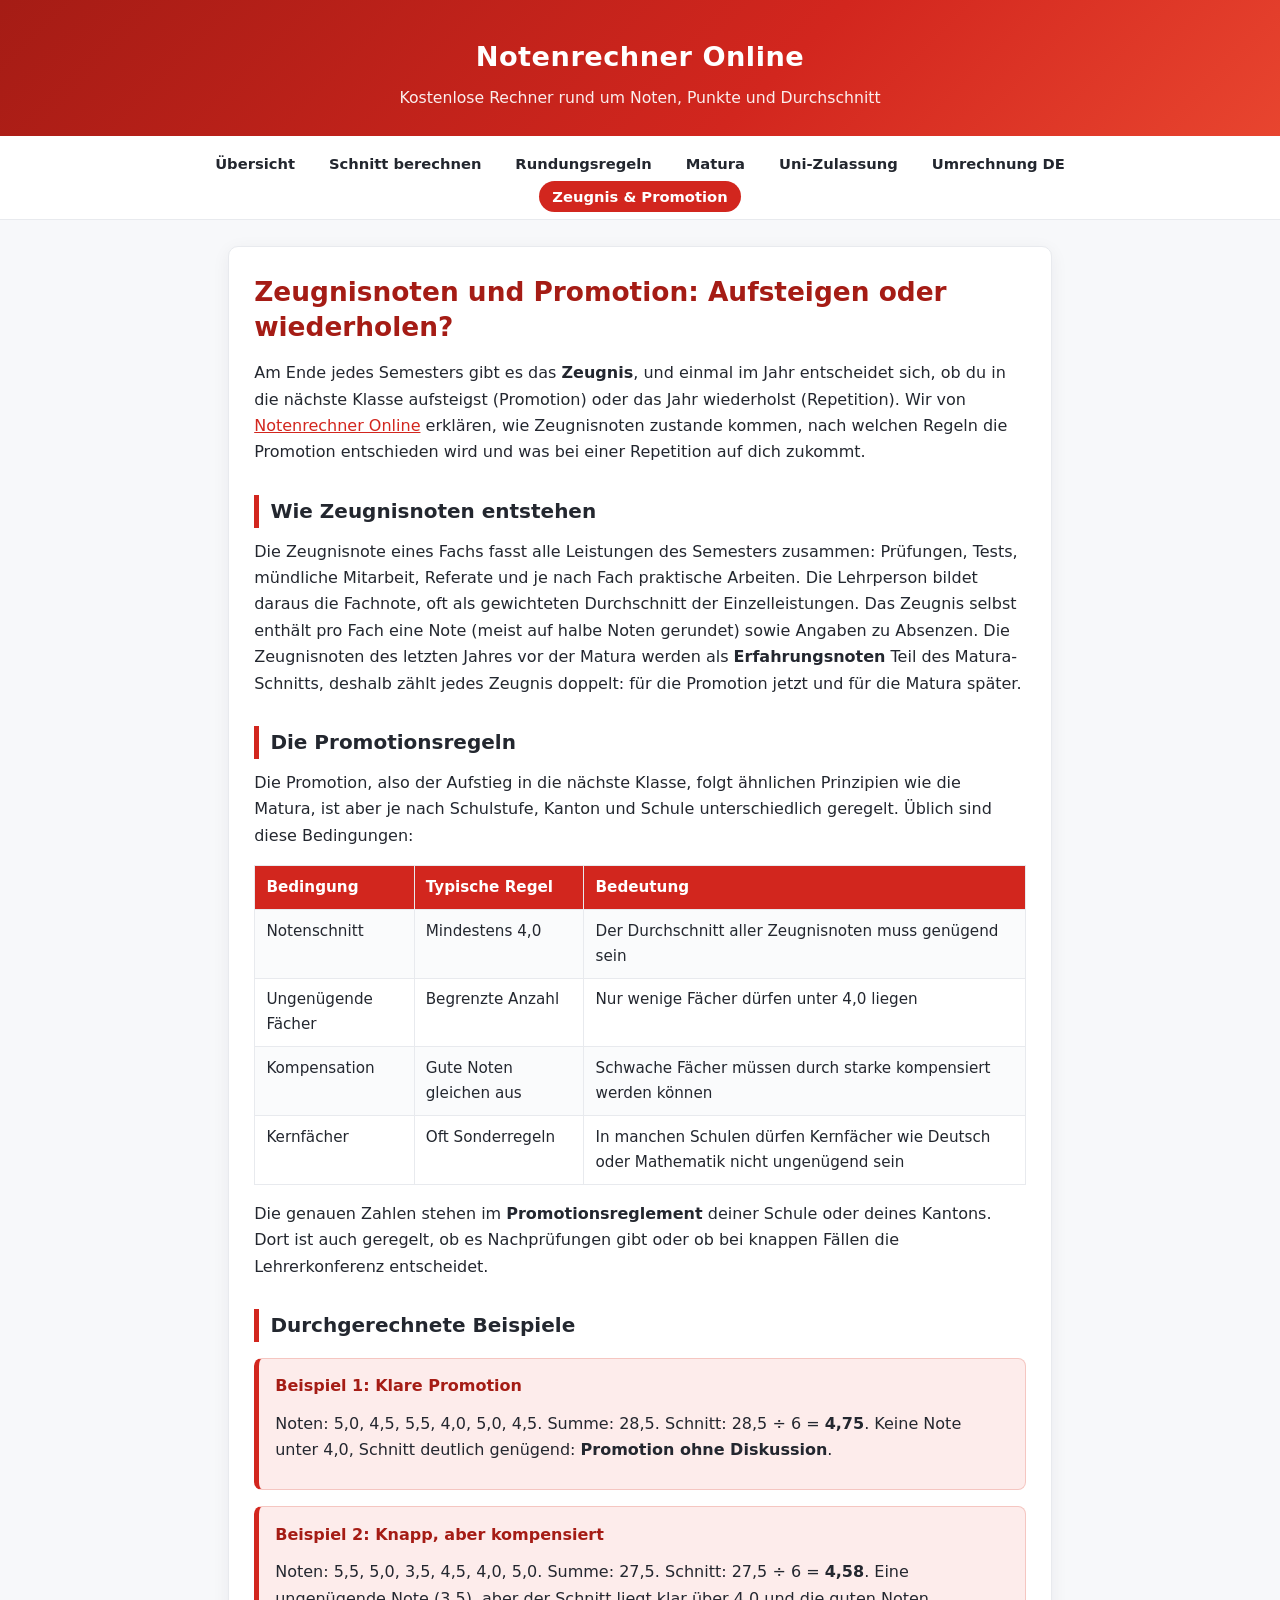
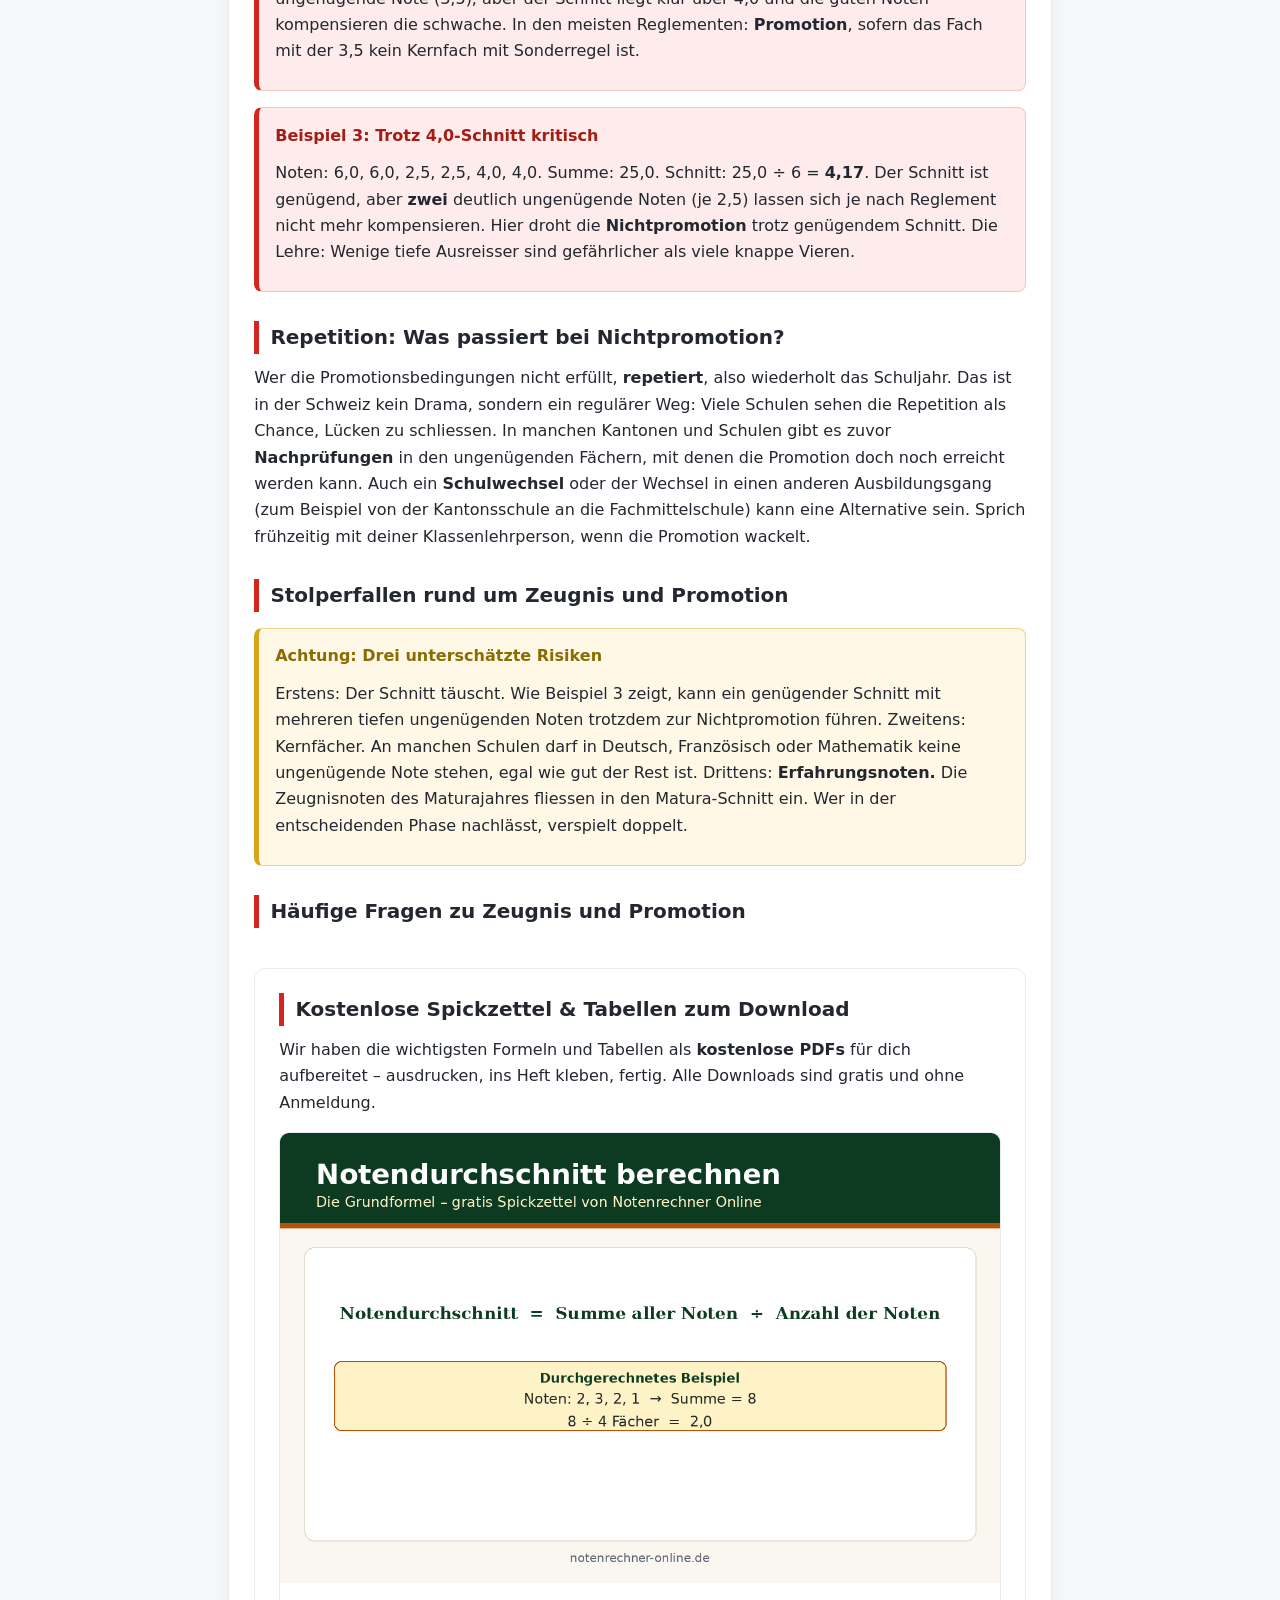
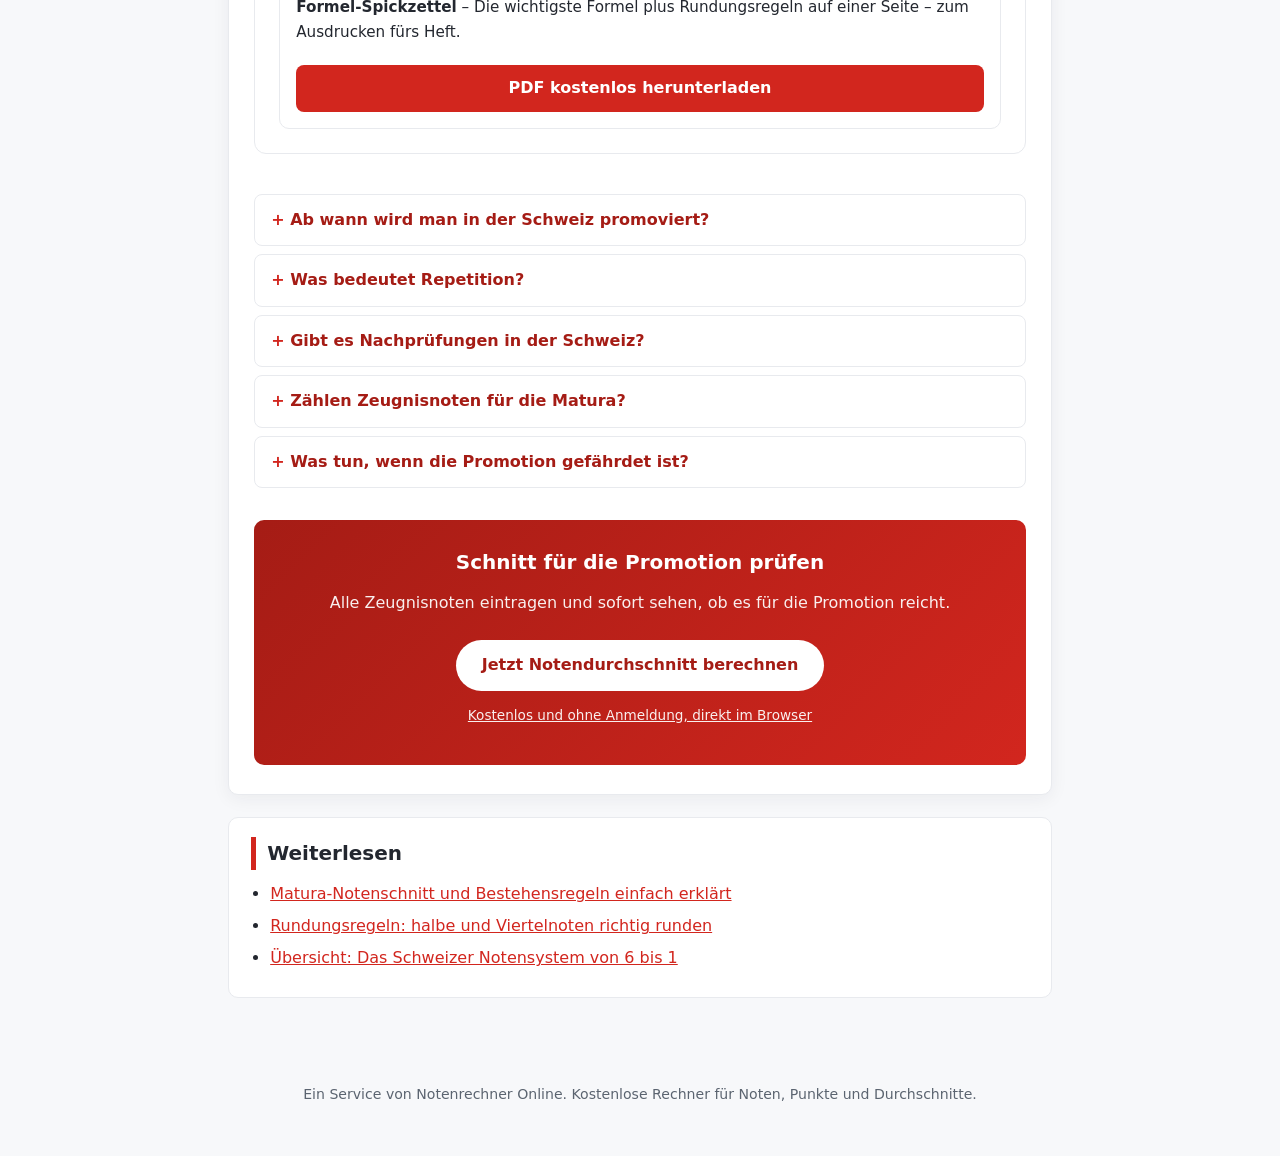
<file: zeugnis.html>
<!DOCTYPE html>
<html lang="de">
<head>
<meta charset="UTF-8">
<meta name="viewport" content="width=device-width, initial-scale=1.0">
<title>Zeugnisnoten &amp; Promotion Schweiz: Bestehen, Repetition, Regeln | Notenrechner Online</title>
<meta name="description" content="Promotion, Repetition, Zeugnisnoten: Wann steigst du in der Schweiz auf, wann musst du wiederholen? Regeln, Kompensation und Beispiele im Überblick.">
<link rel="stylesheet" href="style.css">
</head>
<body>
<header class="site">
<div class="brand">Notenrechner Online</div>
<div class="tagline">Kostenlose Rechner rund um Noten, Punkte und Durchschnitt</div>
</header>
<nav class="top">
<ul>
<li><a href="index.html">Übersicht</a></li>
<li><a href="notendurchschnitt-berechnen.html">Schnitt berechnen</a></li>
<li><a href="runden.html">Rundungsregeln</a></li>
<li><a href="matura.html">Matura</a></li>
<li><a href="uni-zulassung.html">Uni-Zulassung</a></li>
<li><a href="umrechnung-deutschland.html">Umrechnung DE</a></li>
<li><a href="zeugnis.html" class="active">Zeugnis &amp; Promotion</a></li>
</ul>
</nav>
<main>
<article class="card">
<h1>Zeugnisnoten und Promotion: Aufsteigen oder wiederholen?</h1>
<p>Am Ende jedes Semesters gibt es das <strong>Zeugnis</strong>, und einmal im Jahr entscheidet sich, ob du in die nächste Klasse aufsteigst (Promotion) oder das Jahr wiederholst (Repetition). Wir von <a href="https://notenrechner-online.de/">Notenrechner Online</a> erklären, wie Zeugnisnoten zustande kommen, nach welchen Regeln die Promotion entschieden wird und was bei einer Repetition auf dich zukommt.</p>

<h2>Wie Zeugnisnoten entstehen</h2>
<p>Die Zeugnisnote eines Fachs fasst alle Leistungen des Semesters zusammen: Prüfungen, Tests, mündliche Mitarbeit, Referate und je nach Fach praktische Arbeiten. Die Lehrperson bildet daraus die Fachnote, oft als gewichteten Durchschnitt der Einzelleistungen. Das Zeugnis selbst enthält pro Fach eine Note (meist auf halbe Noten gerundet) sowie Angaben zu Absenzen. Die Zeugnisnoten des letzten Jahres vor der Matura werden als <strong>Erfahrungsnoten</strong> Teil des Matura-Schnitts, deshalb zählt jedes Zeugnis doppelt: für die Promotion jetzt und für die Matura später.</p>

<h2>Die Promotionsregeln</h2>
<p>Die Promotion, also der Aufstieg in die nächste Klasse, folgt ähnlichen Prinzipien wie die Matura, ist aber je nach Schulstufe, Kanton und Schule unterschiedlich geregelt. Üblich sind diese Bedingungen:</p>
<table>
<tr><th>Bedingung</th><th>Typische Regel</th><th>Bedeutung</th></tr>
<tr><td>Notenschnitt</td><td>Mindestens 4,0</td><td>Der Durchschnitt aller Zeugnisnoten muss genügend sein</td></tr>
<tr><td>Ungenügende Fächer</td><td>Begrenzte Anzahl</td><td>Nur wenige Fächer dürfen unter 4,0 liegen</td></tr>
<tr><td>Kompensation</td><td>Gute Noten gleichen aus</td><td>Schwache Fächer müssen durch starke kompensiert werden können</td></tr>
<tr><td>Kernfächer</td><td>Oft Sonderregeln</td><td>In manchen Schulen dürfen Kernfächer wie Deutsch oder Mathematik nicht ungenügend sein</td></tr>
</table>
<p>Die genauen Zahlen stehen im <strong>Promotionsreglement</strong> deiner Schule oder deines Kantons. Dort ist auch geregelt, ob es Nachprüfungen gibt oder ob bei knappen Fällen die Lehrerkonferenz entscheidet.</p>

<h2>Durchgerechnete Beispiele</h2>
<div class="example">
<strong class="t">Beispiel 1: Klare Promotion</strong>
<p>Noten: 5,0, 4,5, 5,5, 4,0, 5,0, 4,5. Summe: 28,5. Schnitt: 28,5 ÷ 6 = <strong>4,75</strong>. Keine Note unter 4,0, Schnitt deutlich genügend: <strong>Promotion ohne Diskussion</strong>.</p>
</div>
<div class="example">
<strong class="t">Beispiel 2: Knapp, aber kompensiert</strong>
<p>Noten: 5,5, 5,0, 3,5, 4,5, 4,0, 5,0. Summe: 27,5. Schnitt: 27,5 ÷ 6 = <strong>4,58</strong>. Eine ungenügende Note (3,5), aber der Schnitt liegt klar über 4,0 und die guten Noten kompensieren die schwache. In den meisten Reglementen: <strong>Promotion</strong>, sofern das Fach mit der 3,5 kein Kernfach mit Sonderregel ist.</p>
</div>
<div class="example">
<strong class="t">Beispiel 3: Trotz 4,0-Schnitt kritisch</strong>
<p>Noten: 6,0, 6,0, 2,5, 2,5, 4,0, 4,0. Summe: 25,0. Schnitt: 25,0 ÷ 6 = <strong>4,17</strong>. Der Schnitt ist genügend, aber <strong>zwei</strong> deutlich ungenügende Noten (je 2,5) lassen sich je nach Reglement nicht mehr kompensieren. Hier droht die <strong>Nichtpromotion</strong> trotz genügendem Schnitt. Die Lehre: Wenige tiefe Ausreisser sind gefährlicher als viele knappe Vieren.</p>
</div>

<h2>Repetition: Was passiert bei Nichtpromotion?</h2>
<p>Wer die Promotionsbedingungen nicht erfüllt, <strong>repetiert</strong>, also wiederholt das Schuljahr. Das ist in der Schweiz kein Drama, sondern ein regulärer Weg: Viele Schulen sehen die Repetition als Chance, Lücken zu schliessen. In manchen Kantonen und Schulen gibt es zuvor <strong>Nachprüfungen</strong> in den ungenügenden Fächern, mit denen die Promotion doch noch erreicht werden kann. Auch ein <strong>Schulwechsel</strong> oder der Wechsel in einen anderen Ausbildungsgang (zum Beispiel von der Kantonsschule an die Fachmittelschule) kann eine Alternative sein. Sprich frühzeitig mit deiner Klassenlehrperson, wenn die Promotion wackelt.</p>

<h2>Stolperfallen rund um Zeugnis und Promotion</h2>
<div class="warn">
<strong class="t">Achtung: Drei unterschätzte Risiken</strong>
<p>Erstens: Der Schnitt täuscht. Wie Beispiel 3 zeigt, kann ein genügender Schnitt mit mehreren tiefen ungenügenden Noten trotzdem zur Nichtpromotion führen. Zweitens: Kernfächer. An manchen Schulen darf in Deutsch, Französisch oder Mathematik keine ungenügende Note stehen, egal wie gut der Rest ist. Drittens: <strong>Erfahrungsnoten.</strong> Die Zeugnisnoten des Maturajahres fliessen in den Matura-Schnitt ein. Wer in der entscheidenden Phase nachlässt, verspielt doppelt.</p>
</div>

<h2>Häufige Fragen zu Zeugnis und Promotion</h2>
<section class="ressourcen" aria-label="Kostenlose Downloads">
<h2>Kostenlose Spickzettel &amp; Tabellen zum Download</h2>
<p>Wir haben die wichtigsten Formeln und Tabellen als <strong>kostenlose PDFs</strong> für dich aufbereitet – ausdrucken, ins Heft kleben, fertig. Alle Downloads sind gratis und ohne Anmeldung.</p>
<div class="resource-grid">
<figure class="resource">
<a href="assets/notendurchschnitt-formel-spickzettel.pdf" download><img src="assets/notendurchschnitt-formel-berechnen.png" alt="Formel zur Berechnung des Notendurchschnitts: Summe aller Noten geteilt durch die Anzahl der Noten, mit durchgerechnetem Beispiel" loading="lazy" width="1200" height="750"></a>
<figcaption><strong>Formel-Spickzettel</strong> – Die wichtigste Formel plus Rundungsregeln auf einer Seite – zum Ausdrucken fürs Heft.</figcaption>
<a class="download-btn" href="assets/notendurchschnitt-formel-spickzettel.pdf" download>PDF kostenlos herunterladen</a>
</figure>
</div>
</section>
<div class="faq">
<details>
<summary>Ab wann wird man in der Schweiz promoviert?</summary>
<div><p>Üblicherweise bei einem Notenschnitt von mindestens <strong>4,0</strong>, einer begrenzten Zahl ungenügender Fächer und ausreichender Kompensation durch gute Noten. Die exakten Bedingungen stehen im Promotionsreglement der Schule oder des Kantons.</p></div>
</details>
<details>
<summary>Was bedeutet Repetition?</summary>
<div><p>Repetition bedeutet die <strong>Wiederholung des Schuljahres</strong> bei Nichtpromotion. Sie ist ein regulärer schulischer Weg und keine Strafe. Je nach Reglement gibt es vorher die Chance auf Nachprüfungen.</p></div>
</details>
<details>
<summary>Gibt es Nachprüfungen in der Schweiz?</summary>
<div><p>An manchen Schulen und in manchen Kantonen ja: Wer die Promotion knapp verfehlt, kann in den ungenügenden Fächern eine <strong>Nachprüfung</strong> ablegen und die Promotion doch noch schaffen. Ob und in welchen Fächern das möglich ist, regelt das Schulreglement.</p></div>
</details>
<details>
<summary>Zählen Zeugnisnoten für die Matura?</summary>
<div><p>Ja. Die Zeugnisnoten des letzten Jahres vor der Matura werden als <strong>Erfahrungsnoten</strong> in den Matura-Notenschnitt eingerechnet. Details dazu auf der Seite <a href="matura.html">Matura-Notenschnitt und Bestehensregeln</a>.</p></div>
</details>
<details>
<summary>Was tun, wenn die Promotion gefährdet ist?</summary>
<div><p>Früh das Gespräch mit der Klassenlehrperson suchen, die <strong>exakte Berechnung</strong> des eigenen Schnitts kennen und gezielt in den Fächern aufholen, wo Kompensation am dringendsten nötig ist. Unser <a href="https://notenrechner-online.de/">kostenloser Notenrechner</a> zeigt dir in Sekunden, wo du stehst und welche Note du noch brauchst.</p></div>
</details>
</div>

<div class="cta">
<h2>Schnitt für die Promotion prüfen</h2>
<p>Alle Zeugnisnoten eintragen und sofort sehen, ob es für die Promotion reicht.</p>
<a class="btn" href="https://notenrechner-online.de/">Jetzt Notendurchschnitt berechnen</a>
<p><a class="alt" href="https://notenrechner-online.de/">Kostenlos und ohne Anmeldung, direkt im Browser</a></p>
</div>
</article>

<aside class="more">
<h2>Weiterlesen</h2>
<ul>
<li><a href="matura.html">Matura-Notenschnitt und Bestehensregeln einfach erklärt</a></li>
<li><a href="runden.html">Rundungsregeln: halbe und Viertelnoten richtig runden</a></li>
<li><a href="index.html">Übersicht: Das Schweizer Notensystem von 6 bis 1</a></li>
</ul>
</aside>
</main>
<footer class="site">
<p>Ein Service von Notenrechner Online. Kostenlose Rechner für Noten, Punkte und Durchschnitte.</p>
</footer>
</body>
</html>
</file>
<file: style.css>
/* Schweizer Notensystem Hub: alpine red/white identity */
:root{
  --red:#d2261e;
  --red-dark:#a51c15;
  --red-soft:#fdeceb;
  --ink:#23272f;
  --muted:#5b6470;
  --bg:#f7f8fa;
  --card:#ffffff;
  --line:#e8eaee;
  --radius:10px;
}
*{box-sizing:border-box}
body{
  margin:0;
  font-family:"Segoe UI",system-ui,-apple-system,Roboto,"Helvetica Neue",Arial,sans-serif;
  color:var(--ink);
  background:var(--bg);
  line-height:1.65;
}
header.site{
  background:linear-gradient(135deg,var(--red-dark),var(--red) 60%,#e8452f);
  color:#fff;
  padding:2.2rem 1.2rem 1.6rem;
  text-align:center;
  border-bottom:6px solid #fff;
  box-shadow:0 2px 12px rgba(162,28,21,.25);
}
header.site .brand{font-size:1.7rem;font-weight:800;letter-spacing:.5px}
header.site .tagline{opacity:.92;font-size:.98rem;margin-top:.3rem}
nav.top{background:#fff;border-bottom:1px solid var(--line);position:sticky;top:0;z-index:10}
nav.top ul{
  list-style:none;margin:0 auto;padding:.55rem 1rem;
  display:flex;flex-wrap:wrap;gap:.4rem;justify-content:center;max-width:1100px;
}
nav.top a{
  text-decoration:none;color:var(--ink);font-weight:600;font-size:.92rem;
  padding:.4rem .8rem;border-radius:999px;border:1px solid transparent;
}
nav.top a:hover{border-color:var(--red);color:var(--red)}
nav.top a.active{background:var(--red);color:#fff}
main{max-width:860px;margin:0 auto;padding:1.6rem 1.1rem 3rem}
article.card{
  background:var(--card);border:1px solid var(--line);border-radius:var(--radius);
  padding:1.8rem 1.6rem;box-shadow:0 4px 18px rgba(35,39,47,.06);
}
h1{font-size:1.65rem;line-height:1.3;margin:0 0 1rem;color:var(--red-dark)}
h2{
  font-size:1.25rem;margin:1.8rem 0 .7rem;color:var(--ink);
  border-left:5px solid var(--red);padding-left:.7rem;
}
h3{font-size:1.05rem;margin:1.3rem 0 .5rem;color:var(--red-dark)}
p{margin:.7rem 0}
a{color:var(--red)}
a:hover{color:var(--red-dark)}
table{width:100%;border-collapse:collapse;margin:1rem 0;font-size:.95rem}
th,td{border:1px solid var(--line);padding:.55rem .7rem;text-align:left;vertical-align:top}
th{background:var(--red);color:#fff}
tr:nth-child(even) td{background:#fafbfc}
.example{
  background:var(--red-soft);border:1px solid #f5c6c1;border-left:5px solid var(--red);
  border-radius:8px;padding:.9rem 1rem;margin:1rem 0;
}
.example .t{display:block;font-weight:700;margin-bottom:.4rem;color:var(--red-dark)}
.warn{
  background:#fff8e6;border:1px solid #f0d48a;border-left:5px solid #d9a419;
  border-radius:8px;padding:.9rem 1rem;margin:1rem 0;
}
.warn .t{display:block;font-weight:700;margin-bottom:.4rem;color:#8a6d00}
.faq{margin-top:1rem}
.faq details{
  border:1px solid var(--line);border-radius:8px;margin:.5rem 0;background:#fff;overflow:hidden;
}
.faq summary{
  cursor:pointer;padding:.75rem 1rem;font-weight:700;color:var(--red-dark);
  list-style:none;
}
.faq summary::-webkit-details-marker{display:none}
.faq summary::before{content:"+ ";color:var(--red);font-weight:800}
.faq details[open] summary::before{content:"- "}
.faq details div{padding:0 1rem .9rem;color:var(--ink)}
.cta{
  margin:2rem 0 0;background:linear-gradient(135deg,var(--red-dark),var(--red));
  color:#fff;border-radius:var(--radius);padding:1.6rem;text-align:center;
}
.cta h2{color:#fff;border:none;padding:0;margin:0 0 .5rem}
.cta p{opacity:.93}
.cta .btn{
  display:inline-block;margin-top:.8rem;background:#fff;color:var(--red-dark);
  font-weight:800;text-decoration:none;padding:.75rem 1.6rem;border-radius:999px;
}
.cta .btn:hover{background:#ffe9e7}
.cta .alt{color:#fff;font-size:.85rem}
aside.more{
  margin-top:1.4rem;background:#fff;border:1px solid var(--line);
  border-radius:var(--radius);padding:1.2rem 1.4rem;
}
aside.more h2{margin-top:0}
aside.more ul{margin:.4rem 0;padding-left:1.2rem}
aside.more li{margin:.35rem 0}
footer.site{
  text-align:center;color:var(--muted);font-size:.88rem;
  padding:1.6rem 1rem 2.4rem;
}
.topics{display:grid;grid-template-columns:repeat(auto-fit,minmax(220px,1fr));gap:.8rem;margin:1rem 0}
.topics a{
  display:block;background:#fff;border:1px solid var(--line);border-radius:8px;
  padding:.9rem 1rem;text-decoration:none;color:var(--ink);
}
.topics a:hover{border-color:var(--red)}
.topics strong{display:block;color:var(--red-dark);margin-bottom:.25rem}
.topics span{font-size:.9rem;color:var(--muted)}
@media(max-width:640px){
  article.card{padding:1.2rem 1rem}
  h1{font-size:1.4rem}
}

/* Ressourcen / Downloads */
.ressourcen{margin:2.5rem 0;padding:1.5rem;background:var(--card,#ffffff);border:1px solid var(--line,#e8eaee);border-radius:12px}
.ressourcen h2{margin-top:0}
.resource-grid{display:grid;grid-template-columns:repeat(auto-fit,minmax(260px,1fr));gap:1.25rem;margin-top:1rem}
.resource{border:1px solid var(--line,#e8eaee);border-radius:10px;overflow:hidden;background:#fff;display:flex;flex-direction:column;margin:0}
.resource img{width:100%;height:auto;display:block}
.resource figcaption{padding:.75rem 1rem;font-size:.95rem;color:var(--ink,#23272f);flex:1}
.download-btn{display:inline-block;margin:.5rem 1rem 1rem;padding:.65rem 1.1rem;background:var(--red,#d2261e);color:#fff!important;border-radius:8px;text-decoration:none;font-weight:700;text-align:center}
.download-btn:hover{background:var(--red-dark,#a51c15);color:#fff}
</file>
